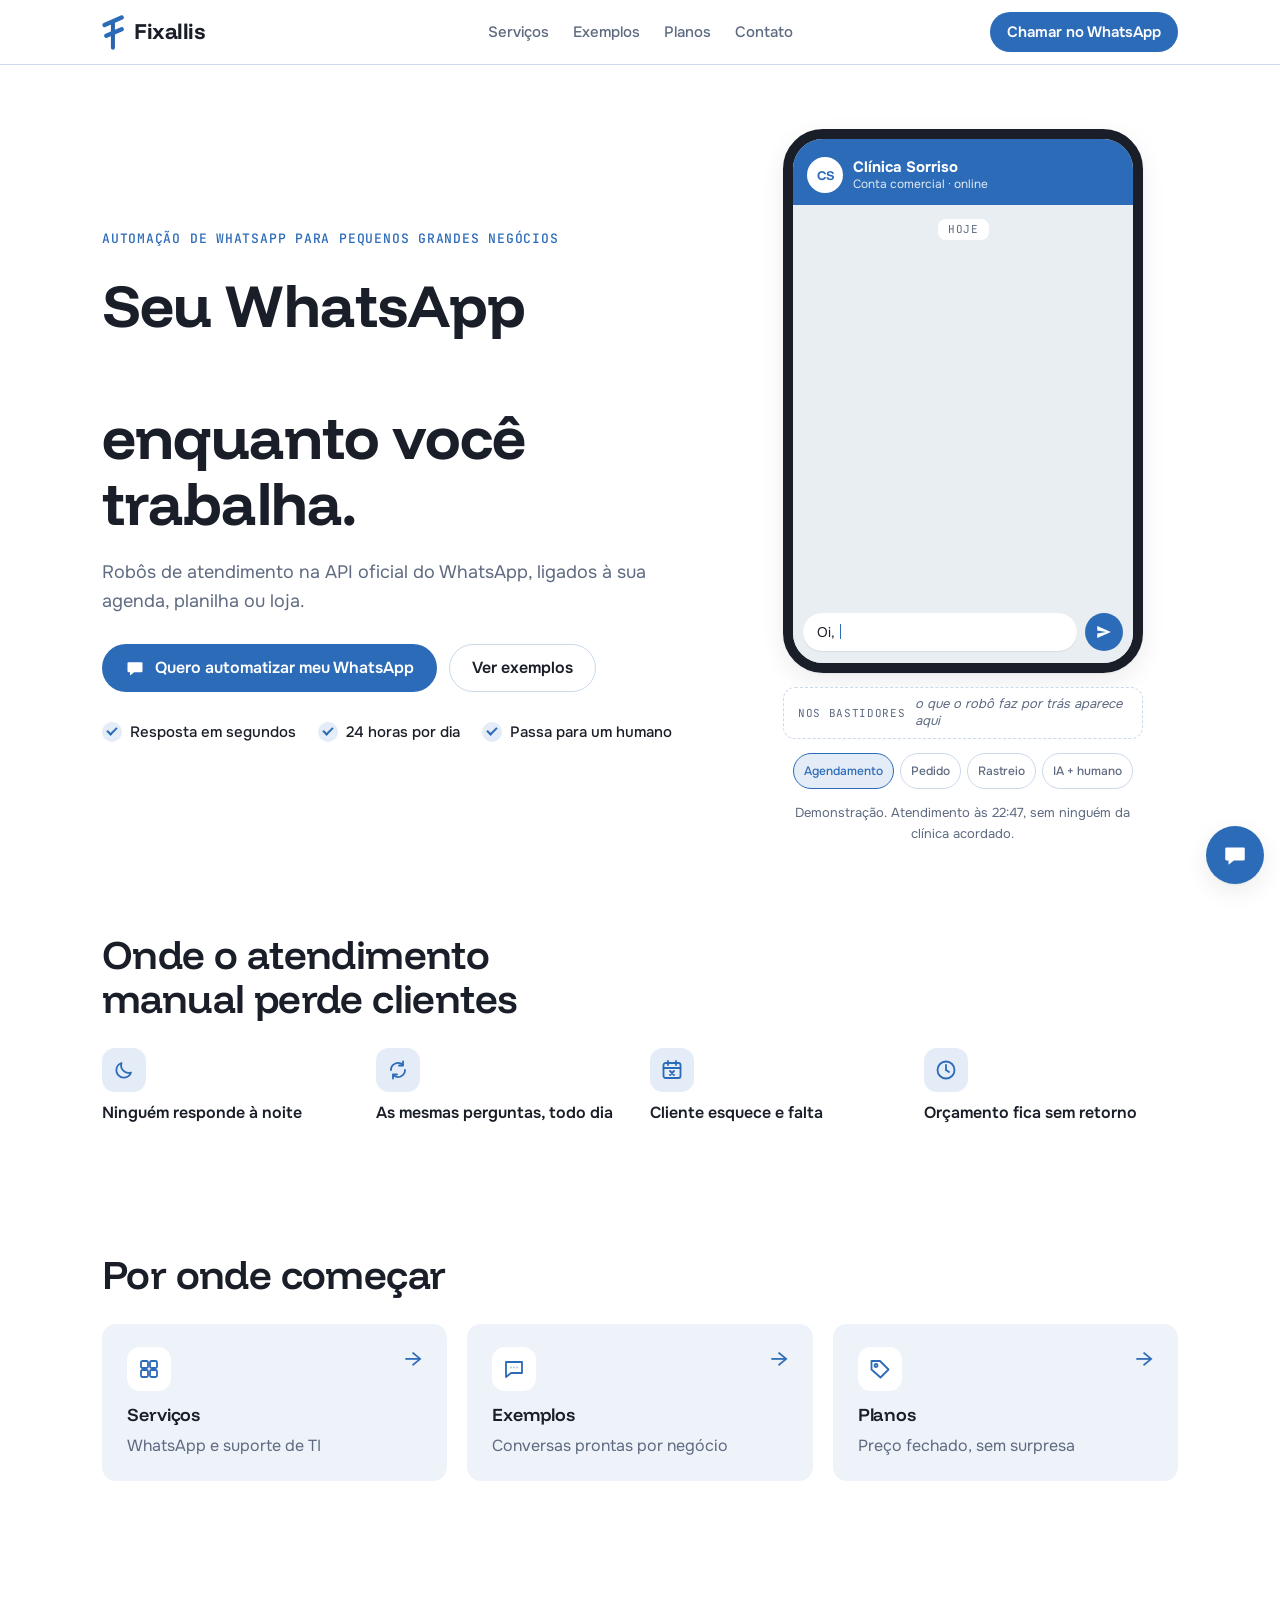
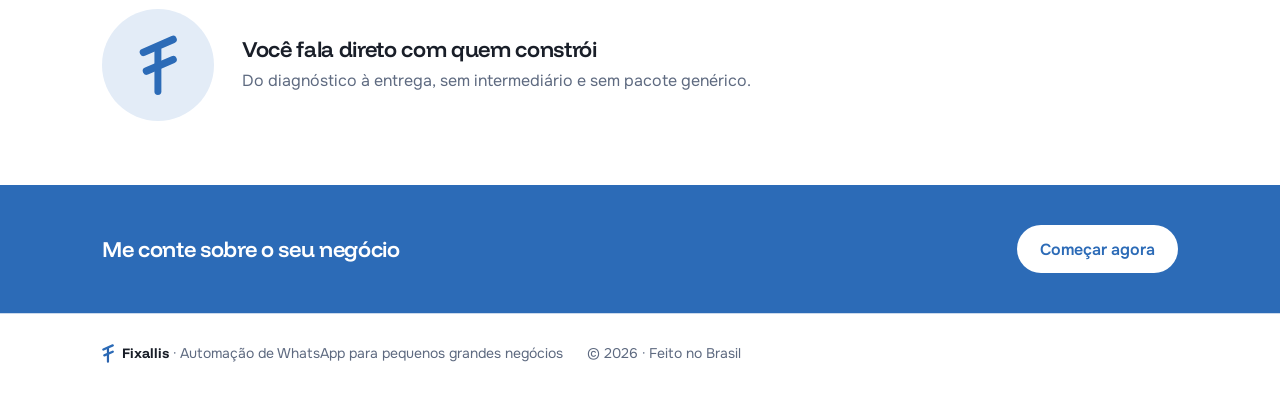
<file: index.html>
<!doctype html>
<html lang="pt-BR">
<head>
<meta charset="utf-8">
<meta name="viewport" content="width=device-width, initial-scale=1, viewport-fit=cover">
<title>Fixallis</title>
<meta name="claude:viewport-fit-sides" content="cover">
<meta name="description" content="Automação de WhatsApp para pequenos grandes negócios: atendimento automático, agendamento, atendente com IA e integrações. Resposta em segundos, 24 horas por dia.">
<meta property="og:title" content="Fixallis">
<meta property="og:description" content="Seu WhatsApp respondendo, agendando e vendendo enquanto você trabalha.">
<meta property="og:type" content="website">
<meta name="theme-color" content="#2C6BB7">
<link rel="icon" type="image/svg+xml" href="assets/fixallis-mark.svg">
<link rel="preconnect" href="https://fonts.googleapis.com">
<link rel="preconnect" href="https://fonts.gstatic.com" crossorigin>
<link rel="stylesheet" href="https://fonts.googleapis.com/css2?family=Funnel+Display:wght@500;600;700&family=Onest:wght@400;500;600&family=JetBrains+Mono:wght@400;500&display=swap">
<script>document.documentElement.classList.add('js')</script>
<link rel="stylesheet" href="styles.css">
</head>
<body>

<a class="skip" href="#conteudo">Pular para o conteúdo</a>

<header class="topbar">
  <div class="wrap topbar__inner">
    <a class="logo" href="index.html" aria-label="Fixallis, início" aria-current="page">
      <span class="logo__mark" aria-hidden="true"><img src="assets/fixallis-mark.svg" alt="" width="22" height="35"></span>
      <span class="logo__text">Fixallis</span>
    </a>
    <nav class="nav" aria-label="Páginas">
      <a href="servicos.html">Serviços</a>
      <a href="exemplos.html">Exemplos</a>
      <a href="planos.html">Planos</a>
      <a href="contato.html">Contato</a>
    </nav>
    <a class="btn btn--go btn--sm" data-wa href="https://wa.me/" target="_blank" rel="noopener">Chamar no WhatsApp</a>
  </div>
</header>

<main id="conteudo">

  <!-- HERO -->
  <section class="hero" id="inicio">
    <div class="wrap hero__grid">
      <div class="hero__copy">
        <p class="eyebrow">Automação de WhatsApp para pequenos grandes negócios</p>
        <h1><span class="sr-only">Seu WhatsApp respondendo, agendando e vendendo enquanto você trabalha.</span><span aria-hidden="true">Seu WhatsApp <span class="rotator motion"><span>respondendo</span><span>agendando</span><span>vendendo</span></span> enquanto você trabalha.</span></h1>
        <p class="lead">Robôs de atendimento na API oficial do WhatsApp, ligados à sua agenda, planilha ou loja.</p>
        <div class="hero__ctas">
          <a class="btn btn--go" data-wa href="https://wa.me/" target="_blank" rel="noopener">
            <svg class="ico" viewBox="0 0 24 24" aria-hidden="true"><path d="M4 5h16a1 1 0 0 1 1 1v10a1 1 0 0 1-1 1h-9l-5 4v-4H4a1 1 0 0 1-1-1V6a1 1 0 0 1 1-1z"/></svg>
            Quero automatizar meu WhatsApp
          </a>
          <a class="btn btn--ghost" href="exemplos.html">Ver exemplos</a>
        </div>
        <ul class="hero__facts">
          <li>Resposta em segundos</li>
          <li>24 horas por dia</li>
          <li>Passa para um humano</li>
        </ul>
      </div>

      <!-- Chat demo -->
      <figure class="phone" aria-label="Exemplo de conversa: cliente agenda uma consulta com o robô às 22:47">
        <div class="phone__screen">
          <div class="chat__head">
            <span class="chat__avatar" aria-hidden="true">CS</span>
            <span class="chat__who">
              <strong>Clínica Sorriso</strong>
              <small>Conta comercial · online</small>
            </span>
          </div>
          <div class="chat__body" id="chat">
            <p class="chat__day">Hoje</p>

            <div class="msg msg--out">
              Oi, boa noite! Queria marcar uma limpeza
              <span class="msg__meta">22:47 <span class="ticks" aria-label="lida">✓✓</span></span>
            </div>

            <div class="msg msg--in">
              Olá! Sou a assistente virtual da Clínica Sorriso. Tenho estes horários livres para limpeza:
              <span class="msg__meta">22:47</span>
            </div>
            <div class="msg__buttons" aria-hidden="true">
              <span>Sex 23/10 · 09:00</span>
              <span class="is-picked">Seg 26/10 · 14:30</span>
              <span>Ter 27/10 · 10:00</span>
            </div>

            <div class="msg msg--out">
              Seg 26/10 · 14:30
              <span class="msg__meta">22:48 <span class="ticks" aria-label="lida">✓✓</span></span>
            </div>

            <div class="msg msg--in">
              Pronto, Mariana! Sua limpeza está confirmada para <strong>segunda, 26/10, às 14:30</strong>. Vou te lembrar um dia antes.
              <span class="msg__meta">22:48</span>
            </div>

          </div>
        </div>
        <p class="backstage">
          <span class="backstage__label">Nos bastidores</span>
          <span class="backstage__item">
            <svg viewBox="0 0 24 24" aria-hidden="true"><path d="M7 3v2H5a2 2 0 0 0-2 2v12a2 2 0 0 0 2 2h14a2 2 0 0 0 2-2V7a2 2 0 0 0-2-2h-2V3h-2v2H9V3H7zm-2 7h14v9H5v-9z"/></svg>
            Salvo no Google Agenda · lembrete para 25/10
          </span>
        </p>
        <figcaption>Demonstração. Atendimento às 22:47, sem ninguém da clínica acordado.</figcaption>
      </figure>
    </div>
  </section>

  <!-- DORES -->
  <section class="section" aria-labelledby="dores-title">
    <div class="wrap">
      <header class="section__head">
        <h2 id="dores-title">Onde o atendimento manual perde clientes</h2>
      </header>
      <ul class="pains">
        <li class="reveal"><span class="ic-tile motion" aria-hidden="true"><svg class="ic" viewBox="0 0 24 24"><path d="M19 14.5A7.5 7.5 0 0 1 9.5 5a7.5 7.5 0 1 0 9.5 9.5z"/><text class="ic-z" x="15" y="9">z</text><text class="ic-z ic-z2" x="18.5" y="5.5">z</text></svg></span><span>Ninguém responde à noite</span></li>
        <li class="reveal"><span class="ic-tile motion" aria-hidden="true"><svg class="ic" viewBox="0 0 24 24"><g class="ic-spin"><path d="M5 12a7 7 0 0 1 12-4.9M19 12a7 7 0 0 1-12 4.9"/><path d="M17 3.5v4h-4M7 20.5v-4h4"/></g></svg></span><span>As mesmas perguntas, todo dia</span></li>
        <li class="reveal"><span class="ic-tile motion" aria-hidden="true"><svg class="ic" viewBox="0 0 24 24"><rect x="3.5" y="5" width="17" height="15" rx="2"/><path d="M3.5 10h17M8 3v4M16 3v4"/><path class="ic-blink" d="M10 13l4 4M14 13l-4 4"/></svg></span><span>Cliente esquece e falta</span></li>
        <li class="reveal"><span class="ic-tile motion" aria-hidden="true"><svg class="ic" viewBox="0 0 24 24"><circle cx="12" cy="12" r="8.5"/><path class="ic-hand" d="M12 12V7"/><path d="M12 12l3 2"/></svg></span><span>Orçamento fica sem retorno</span></li>
      </ul>
    </div>
  </section>

  <!-- PÁGINAS -->
  <section class="section" aria-labelledby="explorar-title">
    <div class="wrap">
      <header class="section__head">
        <h2 id="explorar-title">Por onde começar</h2>
      </header>
      <div class="pages">
        <a class="page-card reveal" href="servicos.html">
          <span class="ic-tile motion" aria-hidden="true"><svg class="ic" viewBox="0 0 24 24"><rect x="4" y="4" width="7" height="7" rx="1.5"/><rect x="13" y="4" width="7" height="7" rx="1.5"/><rect x="4" y="13" width="7" height="7" rx="1.5"/><rect class="ic-blink" x="13" y="13" width="7" height="7" rx="1.5"/></svg></span>
          <h3>Serviços</h3>
          <p>WhatsApp e suporte de TI</p>
          <span class="page-card__go" aria-hidden="true">→</span>
        </a>
        <a class="page-card reveal" href="exemplos.html">
          <span class="ic-tile motion" aria-hidden="true"><svg class="ic" viewBox="0 0 24 24"><path d="M4 5h16v11H9l-5 4z"/><g class="ic-dots"><circle cx="9" cy="10.5" r="1.1"/><circle cx="12" cy="10.5" r="1.1"/><circle cx="15" cy="10.5" r="1.1"/></g></svg></span>
          <h3>Exemplos</h3>
          <p>Conversas prontas por negócio</p>
          <span class="page-card__go" aria-hidden="true">→</span>
        </a>
        <a class="page-card reveal" href="planos.html">
          <span class="ic-tile motion" aria-hidden="true"><svg class="ic" viewBox="0 0 24 24"><path d="M3.5 12.5V4h8.5l8.5 8.5-8 8z"/><circle cx="8" cy="8.5" r="1.5"/></svg></span>
          <h3>Planos</h3>
          <p>Preço fechado, sem surpresa</p>
          <span class="page-card__go" aria-hidden="true">→</span>
        </a>
      </div>
    </div>
  </section>

  <!-- SOBRE -->
  <section class="section" id="sobre" aria-labelledby="sobre-title">
    <div class="wrap about">
      <div class="about__mark motion reveal" aria-hidden="true"><svg viewBox="376 261 274 435" fill="none" stroke-linecap="round"><path d="M512 366V668" stroke-width="50"/><path d="M408 386L621 293" stroke-width="54"/><path d="M430 520L621 438" stroke-width="54"/></svg></div>
      <div class="about__text reveal">
        <h2 id="sobre-title">Você fala direto com quem constrói</h2>
        <p>Do diagnóstico à entrega, sem intermediário e sem pacote genérico.</p>
      </div>
    </div>
  </section>

  <!-- CHAMADA -->
  <section class="section contact cta-band" aria-labelledby="cta-title">
    <div class="wrap">
      <div class="contact__copy reveal">
        <h2 id="cta-title">Me conte sobre o seu negócio</h2>
        <a class="btn btn--light" href="contato.html">Começar agora</a>
      </div>
    </div>
  </section>

</main>

<footer class="footer">
  <div class="wrap footer__inner">
    <p class="footer__brand"><img src="assets/fixallis-mark.svg" alt="" width="12" height="19"><span><strong>Fixallis</strong> · Automação de WhatsApp para pequenos grandes negócios</span></p>
    <p>© <span id="year">2026</span> · Feito no Brasil</p>
  </div>
</footer>

<a class="fab" data-wa href="https://wa.me/" target="_blank" rel="noopener" aria-label="Conversar no WhatsApp">
  <svg viewBox="0 0 24 24" aria-hidden="true"><path d="M4 5h16a1 1 0 0 1 1 1v10a1 1 0 0 1-1 1h-9l-5 4v-4H4a1 1 0 0 1-1-1V6a1 1 0 0 1 1-1z"/></svg>
</a>

<script src="script.js"></script>
</body>
</html>
</file>
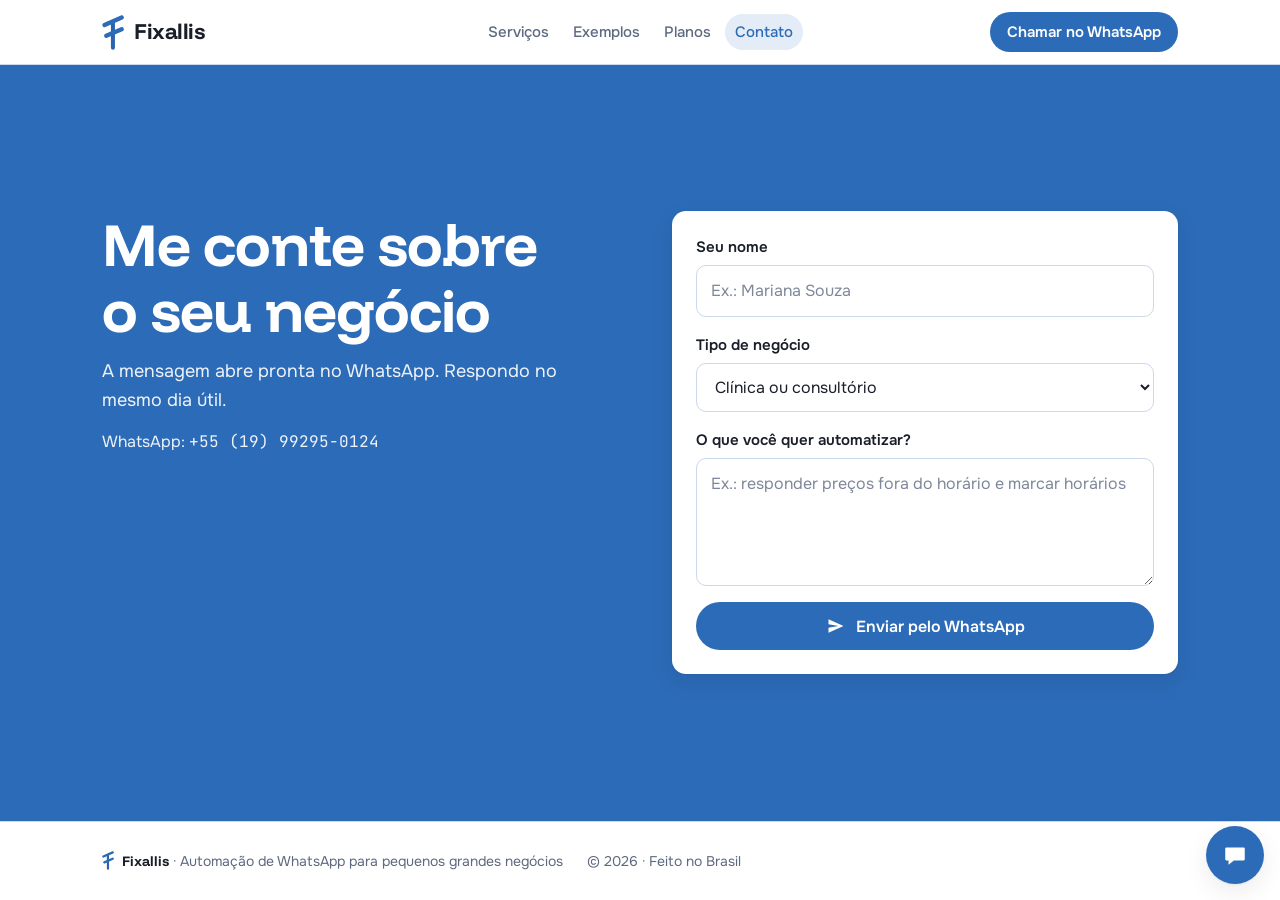
<file: contato.html>
<!doctype html>
<html lang="pt-BR">
<head>
<meta charset="utf-8">
<meta name="viewport" content="width=device-width, initial-scale=1, viewport-fit=cover">
<title>Contato · Fixallis</title>
<meta name="claude:viewport-fit-sides" content="cover">
<meta name="description" content="Conte sobre o seu negócio e receba uma proposta de automação de WhatsApp. A mensagem abre pronta no WhatsApp.">
<meta property="og:title" content="Contato · Fixallis">
<meta property="og:description" content="Seu WhatsApp respondendo, agendando e vendendo enquanto você trabalha.">
<meta property="og:type" content="website">
<meta name="theme-color" content="#2C6BB7">
<link rel="icon" type="image/svg+xml" href="assets/fixallis-mark.svg">
<link rel="preconnect" href="https://fonts.googleapis.com">
<link rel="preconnect" href="https://fonts.gstatic.com" crossorigin>
<link rel="stylesheet" href="https://fonts.googleapis.com/css2?family=Funnel+Display:wght@500;600;700&family=Onest:wght@400;500;600&family=JetBrains+Mono:wght@400;500&display=swap">
<script>document.documentElement.classList.add('js')</script>
<link rel="stylesheet" href="styles.css">
</head>
<body>

<a class="skip" href="#conteudo">Pular para o conteúdo</a>

<header class="topbar">
  <div class="wrap topbar__inner">
    <a class="logo" href="index.html" aria-label="Fixallis, início">
      <span class="logo__mark" aria-hidden="true"><img src="assets/fixallis-mark.svg" alt="" width="22" height="35"></span>
      <span class="logo__text">Fixallis</span>
    </a>
    <nav class="nav" aria-label="Páginas">
      <a href="servicos.html">Serviços</a>
      <a href="exemplos.html">Exemplos</a>
      <a href="planos.html">Planos</a>
      <a href="contato.html" aria-current="page">Contato</a>
    </nav>
    <a class="btn btn--go btn--sm" data-wa href="https://wa.me/" target="_blank" rel="noopener">Chamar no WhatsApp</a>
  </div>
</header>

<main id="conteudo">

  <!-- CONTATO -->
  <section class="section contact" id="contato" aria-labelledby="contato-title">
    <div class="wrap contact__grid">
      <div class="contact__copy">
        <h1 id="contato-title">Me conte sobre o seu negócio</h1>
        <p>A mensagem abre pronta no WhatsApp. Respondo no mesmo dia útil.</p>
        <p class="contact__number">WhatsApp: <span id="wa-number" class="mono">+55 (19) 99295-0124</span></p>
      </div>
      <form class="form" id="lead-form" novalidate>
        <div class="field">
          <label for="f-nome">Seu nome</label>
          <input id="f-nome" name="nome" type="text" autocomplete="name" required placeholder="Ex.: Mariana Souza">
        </div>
        <div class="field">
          <label for="f-negocio">Tipo de negócio</label>
          <select id="f-negocio" name="negocio">
            <option>Clínica ou consultório</option>
            <option>Salão ou estética</option>
            <option>Restaurante ou delivery</option>
            <option>Loja física ou online</option>
            <option>Imobiliária ou corretor</option>
            <option>Prestador de serviço</option>
            <option>Outro</option>
          </select>
        </div>
        <div class="field">
          <label for="f-objetivo">O que você quer automatizar?</label>
          <textarea id="f-objetivo" name="objetivo" rows="4" placeholder="Ex.: responder preços fora do horário e marcar horários"></textarea>
        </div>
        <p class="form__error" id="form-error" hidden>Escreva seu nome para eu saber com quem estou falando.</p>
        <button class="btn btn--go" type="submit">
          <svg class="ico" viewBox="0 0 24 24" aria-hidden="true"><path d="M3 20l18-8L3 4v6l12 2-12 2z"/></svg>
          Enviar pelo WhatsApp
        </button>
      </form>
    </div>
  </section>

</main>

<footer class="footer">
  <div class="wrap footer__inner">
    <p class="footer__brand"><img src="assets/fixallis-mark.svg" alt="" width="12" height="19"><span><strong>Fixallis</strong> · Automação de WhatsApp para pequenos grandes negócios</span></p>
    <p>© <span id="year">2026</span> · Feito no Brasil</p>
  </div>
</footer>

<a class="fab" data-wa href="https://wa.me/" target="_blank" rel="noopener" aria-label="Conversar no WhatsApp">
  <svg viewBox="0 0 24 24" aria-hidden="true"><path d="M4 5h16a1 1 0 0 1 1 1v10a1 1 0 0 1-1 1h-9l-5 4v-4H4a1 1 0 0 1-1-1V6a1 1 0 0 1 1-1z"/></svg>
</a>

<script src="script.js"></script>
</body>
</html>
</file>
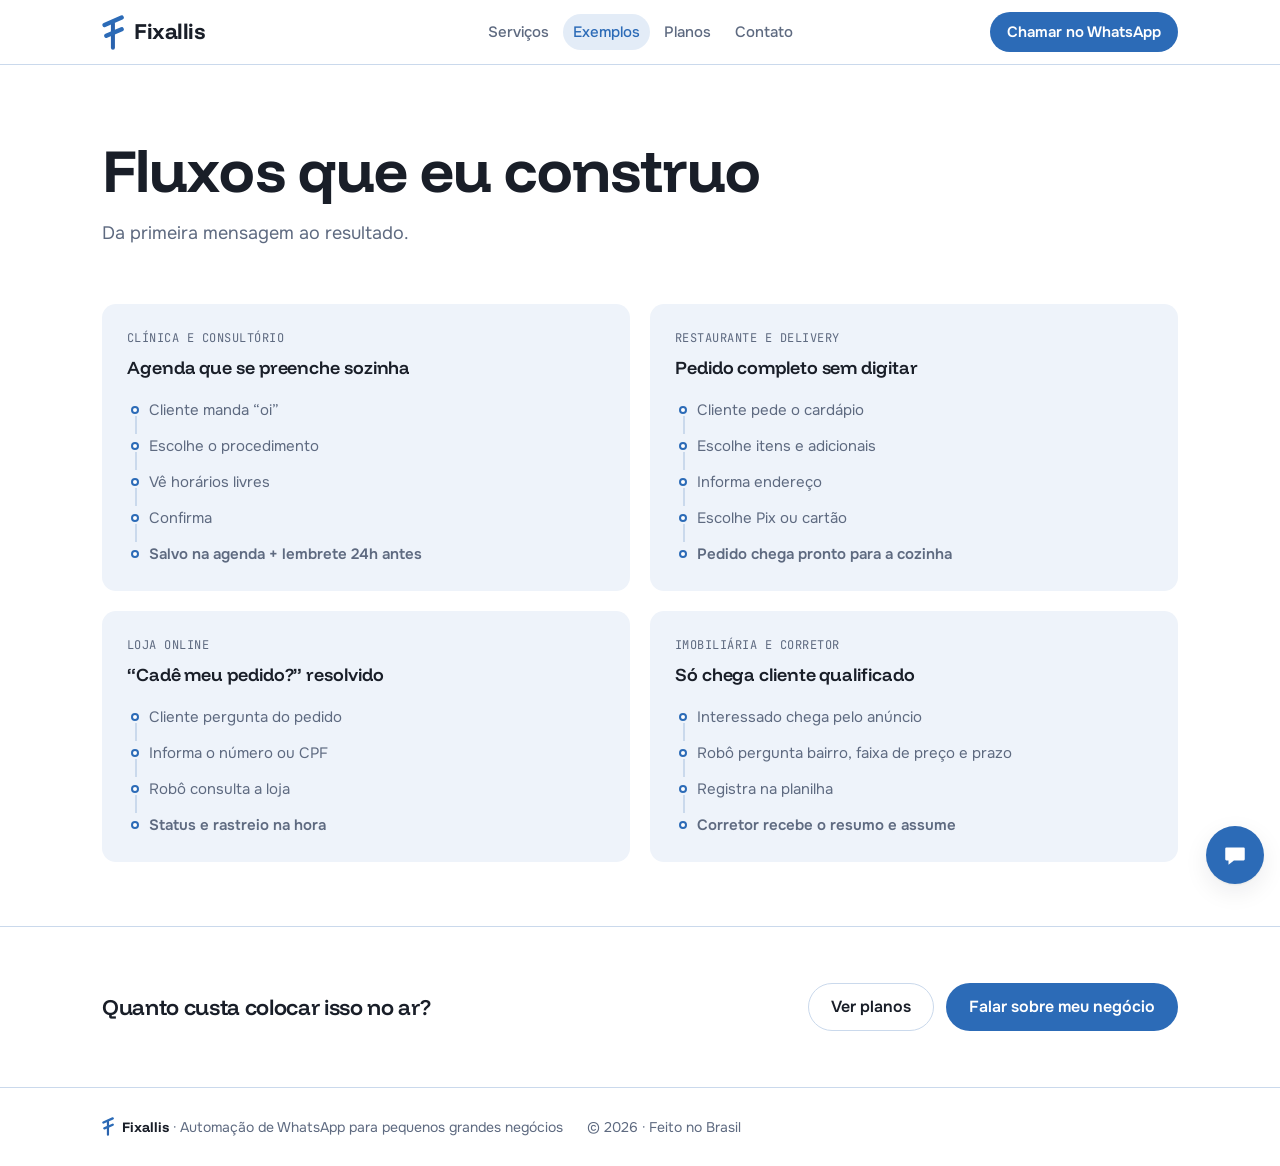
<file: exemplos.html>
<!doctype html>
<html lang="pt-BR">
<head>
<meta charset="utf-8">
<meta name="viewport" content="width=device-width, initial-scale=1, viewport-fit=cover">
<title>Exemplos · Fixallis</title>
<meta name="claude:viewport-fit-sides" content="cover">
<meta name="description" content="Fluxos de WhatsApp automatizado para clínicas, restaurantes, lojas online e imobiliárias.">
<meta property="og:title" content="Exemplos · Fixallis">
<meta property="og:description" content="Seu WhatsApp respondendo, agendando e vendendo enquanto você trabalha.">
<meta property="og:type" content="website">
<meta name="theme-color" content="#2C6BB7">
<link rel="icon" type="image/svg+xml" href="assets/fixallis-mark.svg">
<link rel="preconnect" href="https://fonts.googleapis.com">
<link rel="preconnect" href="https://fonts.gstatic.com" crossorigin>
<link rel="stylesheet" href="https://fonts.googleapis.com/css2?family=Funnel+Display:wght@500;600;700&family=Onest:wght@400;500;600&family=JetBrains+Mono:wght@400;500&display=swap">
<script>document.documentElement.classList.add('js')</script>
<link rel="stylesheet" href="styles.css">
</head>
<body>

<a class="skip" href="#conteudo">Pular para o conteúdo</a>

<header class="topbar">
  <div class="wrap topbar__inner">
    <a class="logo" href="index.html" aria-label="Fixallis, início">
      <span class="logo__mark" aria-hidden="true"><img src="assets/fixallis-mark.svg" alt="" width="22" height="35"></span>
      <span class="logo__text">Fixallis</span>
    </a>
    <nav class="nav" aria-label="Páginas">
      <a href="servicos.html">Serviços</a>
      <a href="exemplos.html" aria-current="page">Exemplos</a>
      <a href="planos.html">Planos</a>
      <a href="contato.html">Contato</a>
    </nav>
    <a class="btn btn--go btn--sm" data-wa href="https://wa.me/" target="_blank" rel="noopener">Chamar no WhatsApp</a>
  </div>
</header>

<main id="conteudo">

  <!-- TÍTULO DA PÁGINA -->
  <section class="page-head">
    <div class="wrap page-head__inner">
      <h1>Fluxos que eu construo</h1>
      <p class="lead">Da primeira mensagem ao resultado.</p>
    </div>
  </section>

  <!-- EXEMPLOS -->
  <section class="section">
    <div class="wrap">
      <div class="cases">
        <article class="case reveal">
          <p class="case__kind">Clínica e consultório</p>
          <h3>Agenda que se preenche sozinha</h3>
          <ol class="flow motion">
            <li style="--i:0">Cliente manda “oi”</li>
            <li style="--i:1">Escolhe o procedimento</li>
            <li style="--i:2">Vê horários livres</li>
            <li style="--i:3">Confirma</li>
            <li class="flow__end" style="--i:4">Salvo na agenda + lembrete 24h antes</li>
          </ol>
        </article>
        <article class="case reveal">
          <p class="case__kind">Restaurante e delivery</p>
          <h3>Pedido completo sem digitar</h3>
          <ol class="flow motion">
            <li style="--i:0">Cliente pede o cardápio</li>
            <li style="--i:1">Escolhe itens e adicionais</li>
            <li style="--i:2">Informa endereço</li>
            <li style="--i:3">Escolhe Pix ou cartão</li>
            <li class="flow__end" style="--i:4">Pedido chega pronto para a cozinha</li>
          </ol>
        </article>
        <article class="case reveal">
          <p class="case__kind">Loja online</p>
          <h3>“Cadê meu pedido?” resolvido</h3>
          <ol class="flow motion">
            <li style="--i:0">Cliente pergunta do pedido</li>
            <li style="--i:1">Informa o número ou CPF</li>
            <li style="--i:2">Robô consulta a loja</li>
            <li class="flow__end" style="--i:3">Status e rastreio na hora</li>
          </ol>
        </article>
        <article class="case reveal">
          <p class="case__kind">Imobiliária e corretor</p>
          <h3>Só chega cliente qualificado</h3>
          <ol class="flow motion">
            <li style="--i:0">Interessado chega pelo anúncio</li>
            <li style="--i:1">Robô pergunta bairro, faixa de preço e prazo</li>
            <li style="--i:2">Registra na planilha</li>
            <li class="flow__end" style="--i:3">Corretor recebe o resumo e assume</li>
          </ol>
        </article>
      </div>
    </div>
  </section>

  <!-- PRÓXIMO PASSO -->
  <section class="next" aria-label="Próximo passo">
    <div class="wrap next__inner">
      <div class="next__copy">
        <h2>Quanto custa colocar isso no ar?</h2>
      </div>
      <div class="next__ctas">
        <a class="btn btn--ghost" href="planos.html">Ver planos</a>
        <a class="btn btn--go" href="contato.html">Falar sobre meu negócio</a>
      </div>
    </div>
  </section>

</main>

<footer class="footer">
  <div class="wrap footer__inner">
    <p class="footer__brand"><img src="assets/fixallis-mark.svg" alt="" width="12" height="19"><span><strong>Fixallis</strong> · Automação de WhatsApp para pequenos grandes negócios</span></p>
    <p>© <span id="year">2026</span> · Feito no Brasil</p>
  </div>
</footer>

<a class="fab" data-wa href="https://wa.me/" target="_blank" rel="noopener" aria-label="Conversar no WhatsApp">
  <svg viewBox="0 0 24 24" aria-hidden="true"><path d="M4 5h16a1 1 0 0 1 1 1v10a1 1 0 0 1-1 1h-9l-5 4v-4H4a1 1 0 0 1-1-1V6a1 1 0 0 1 1-1z"/></svg>
</a>

<script src="script.js"></script>
</body>
</html>
</file>
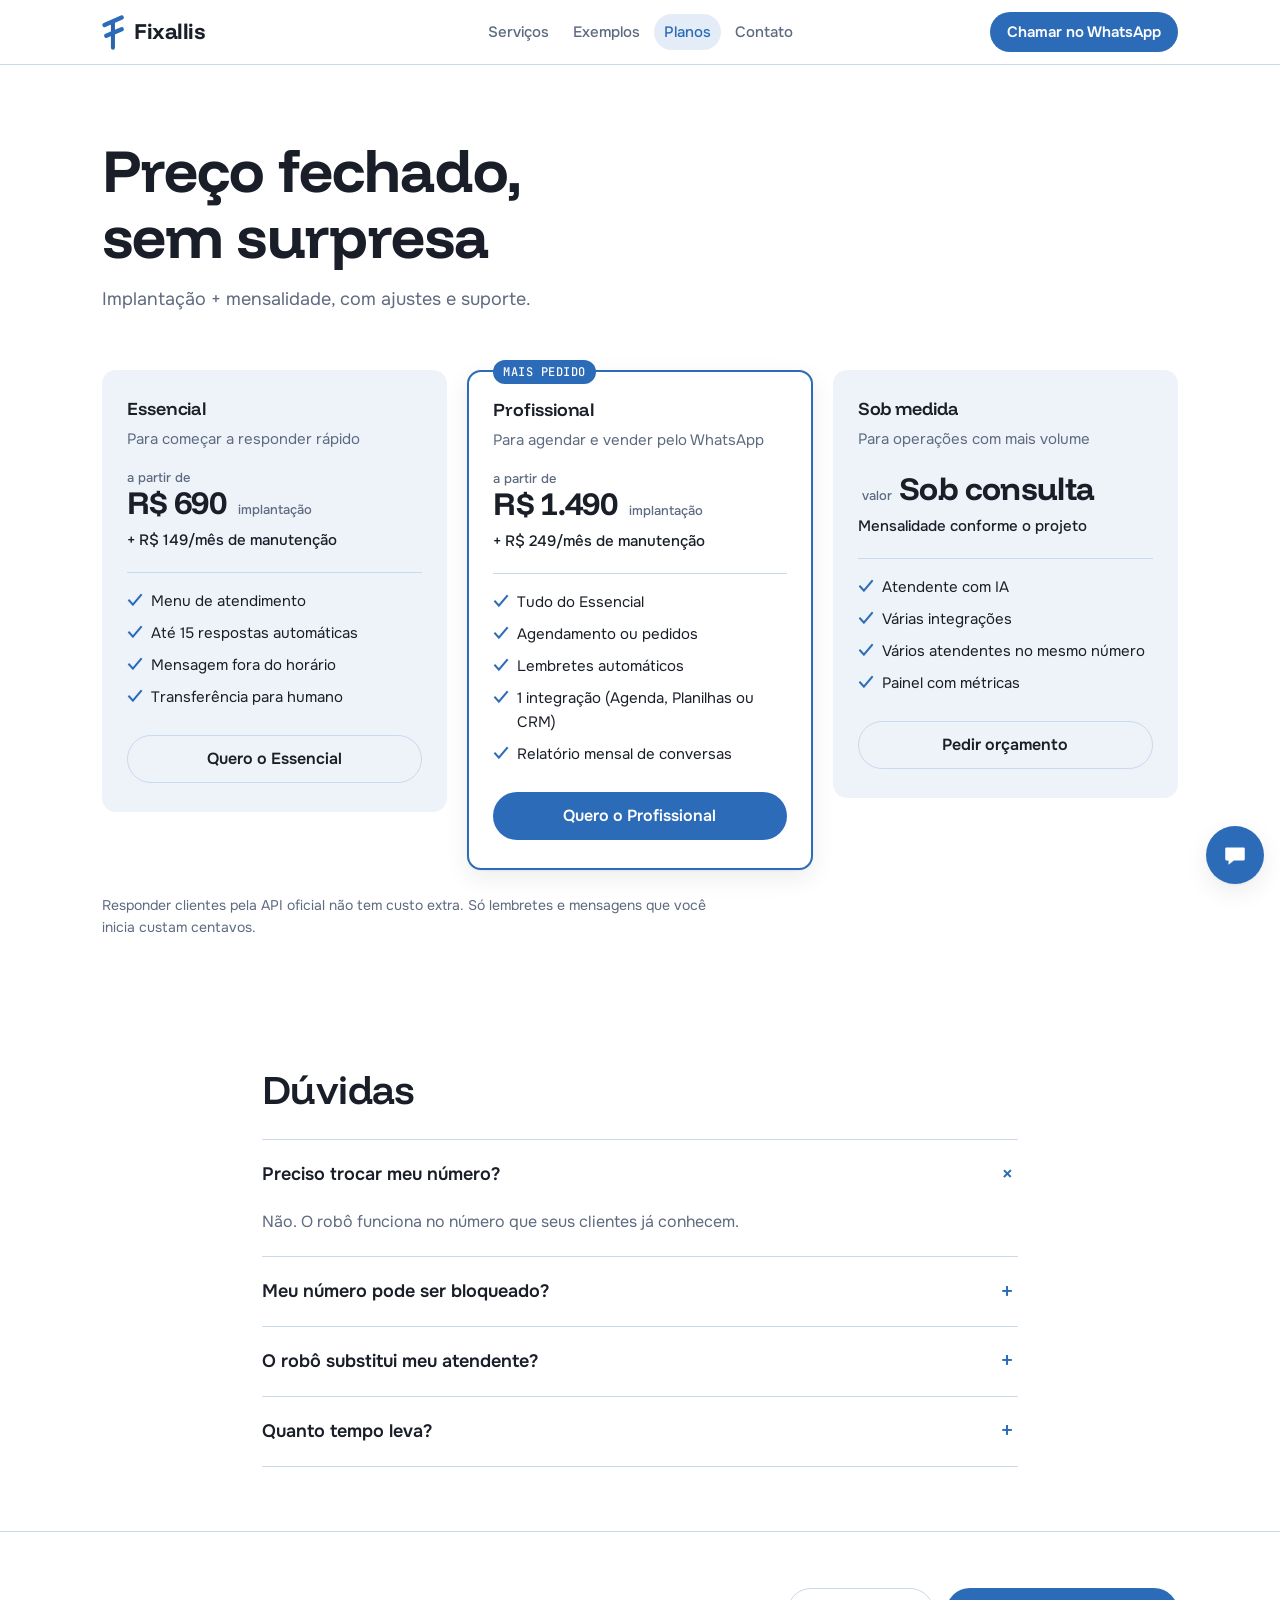
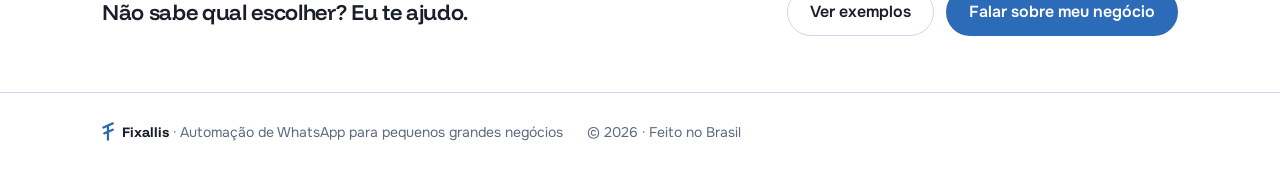
<file: planos.html>
<!doctype html>
<html lang="pt-BR">
<head>
<meta charset="utf-8">
<meta name="viewport" content="width=device-width, initial-scale=1, viewport-fit=cover">
<title>Planos · Fixallis</title>
<meta name="claude:viewport-fit-sides" content="cover">
<meta name="description" content="Planos de automação de WhatsApp com preço fechado: Essencial, Profissional e Sob medida. Perguntas frequentes sobre prazos, custos e a API oficial.">
<meta property="og:title" content="Planos · Fixallis">
<meta property="og:description" content="Seu WhatsApp respondendo, agendando e vendendo enquanto você trabalha.">
<meta property="og:type" content="website">
<meta name="theme-color" content="#2C6BB7">
<link rel="icon" type="image/svg+xml" href="assets/fixallis-mark.svg">
<link rel="preconnect" href="https://fonts.googleapis.com">
<link rel="preconnect" href="https://fonts.gstatic.com" crossorigin>
<link rel="stylesheet" href="https://fonts.googleapis.com/css2?family=Funnel+Display:wght@500;600;700&family=Onest:wght@400;500;600&family=JetBrains+Mono:wght@400;500&display=swap">
<script>document.documentElement.classList.add('js')</script>
<link rel="stylesheet" href="styles.css">
</head>
<body>

<a class="skip" href="#conteudo">Pular para o conteúdo</a>

<header class="topbar">
  <div class="wrap topbar__inner">
    <a class="logo" href="index.html" aria-label="Fixallis, início">
      <span class="logo__mark" aria-hidden="true"><img src="assets/fixallis-mark.svg" alt="" width="22" height="35"></span>
      <span class="logo__text">Fixallis</span>
    </a>
    <nav class="nav" aria-label="Páginas">
      <a href="servicos.html">Serviços</a>
      <a href="exemplos.html">Exemplos</a>
      <a href="planos.html" aria-current="page">Planos</a>
      <a href="contato.html">Contato</a>
    </nav>
    <a class="btn btn--go btn--sm" data-wa href="https://wa.me/" target="_blank" rel="noopener">Chamar no WhatsApp</a>
  </div>
</header>

<main id="conteudo">

  <!-- TÍTULO DA PÁGINA -->
  <section class="page-head">
    <div class="wrap page-head__inner">
      <h1>Preço fechado, sem surpresa</h1>
      <p class="lead">Implantação + mensalidade, com ajustes e suporte.</p>
    </div>
  </section>

  <!-- PLANOS -->
  <section class="section">
    <div class="wrap">
      <div class="plans">
        <article class="plan reveal">
          <h3>Essencial</h3>
          <p class="plan__for">Para começar a responder rápido</p>
          <p class="plan__price"><small>a partir de</small> R$ 690 <small>implantação</small></p>
          <p class="plan__monthly">+ R$ 149/mês de manutenção</p>
          <ul>
            <li>Menu de atendimento</li>
            <li>Até 15 respostas automáticas</li>
            <li>Mensagem fora do horário</li>
            <li>Transferência para humano</li>
          </ul>
          <a class="btn btn--ghost" data-wa data-plan="Essencial" href="https://wa.me/" target="_blank" rel="noopener">Quero o Essencial</a>
        </article>
        <article class="plan plan--main reveal">
          <p class="plan__badge">Mais pedido</p>
          <h3>Profissional</h3>
          <p class="plan__for">Para agendar e vender pelo WhatsApp</p>
          <p class="plan__price"><small>a partir de</small> R$ 1.490 <small>implantação</small></p>
          <p class="plan__monthly">+ R$ 249/mês de manutenção</p>
          <ul>
            <li>Tudo do Essencial</li>
            <li>Agendamento ou pedidos</li>
            <li>Lembretes automáticos</li>
            <li>1 integração (Agenda, Planilhas ou CRM)</li>
            <li>Relatório mensal de conversas</li>
          </ul>
          <a class="btn btn--go" data-wa data-plan="Profissional" href="https://wa.me/" target="_blank" rel="noopener">Quero o Profissional</a>
        </article>
        <article class="plan reveal">
          <h3>Sob medida</h3>
          <p class="plan__for">Para operações com mais volume</p>
          <p class="plan__price"><small>valor</small> Sob consulta</p>
          <p class="plan__monthly">Mensalidade conforme o projeto</p>
          <ul>
            <li>Atendente com IA</li>
            <li>Várias integrações</li>
            <li>Vários atendentes no mesmo número</li>
            <li>Painel com métricas</li>
          </ul>
          <a class="btn btn--ghost" data-wa data-plan="Sob medida" href="https://wa.me/" target="_blank" rel="noopener">Pedir orçamento</a>
        </article>
      </div>
      <p class="note">Responder clientes pela API oficial não tem custo extra. Só lembretes e mensagens que você inicia custam centavos.</p>
    </div>
  </section>

  <!-- FAQ -->
  <section class="section" id="duvidas" aria-labelledby="duvidas-title">
    <div class="wrap faq">
      <header class="section__head">
        <h2 id="duvidas-title">Dúvidas</h2>
      </header>
      <div class="faq__list">
        <details name="faq" open>
          <summary>Preciso trocar meu número?</summary>
          <p>Não. O robô funciona no número que seus clientes já conhecem.</p>
        </details>
        <details name="faq">
          <summary>Meu número pode ser bloqueado?</summary>
          <p>Uso a API oficial e só mando mensagem para quem aceitou receber, sem disparo em massa.</p>
        </details>
        <details name="faq">
          <summary>O robô substitui meu atendente?</summary>
          <p>Não. Ele cuida do repetitivo e passa a conversa para você quando precisa.</p>
        </details>
        <details name="faq">
          <summary>Quanto tempo leva?</summary>
          <p>De uma a duas semanas, conforme as integrações.</p>
        </details>
      </div>
    </div>
  </section>

  <!-- PRÓXIMO PASSO -->
  <section class="next" aria-label="Próximo passo">
    <div class="wrap next__inner">
      <div class="next__copy">
        <h2>Não sabe qual escolher? Eu te ajudo.</h2>
      </div>
      <div class="next__ctas">
        <a class="btn btn--ghost" href="exemplos.html">Ver exemplos</a>
        <a class="btn btn--go" href="contato.html">Falar sobre meu negócio</a>
      </div>
    </div>
  </section>

</main>

<footer class="footer">
  <div class="wrap footer__inner">
    <p class="footer__brand"><img src="assets/fixallis-mark.svg" alt="" width="12" height="19"><span><strong>Fixallis</strong> · Automação de WhatsApp para pequenos grandes negócios</span></p>
    <p>© <span id="year">2026</span> · Feito no Brasil</p>
  </div>
</footer>

<a class="fab" data-wa href="https://wa.me/" target="_blank" rel="noopener" aria-label="Conversar no WhatsApp">
  <svg viewBox="0 0 24 24" aria-hidden="true"><path d="M4 5h16a1 1 0 0 1 1 1v10a1 1 0 0 1-1 1h-9l-5 4v-4H4a1 1 0 0 1-1-1V6a1 1 0 0 1 1-1z"/></svg>
</a>

<script src="script.js"></script>
</body>
</html>
</file>
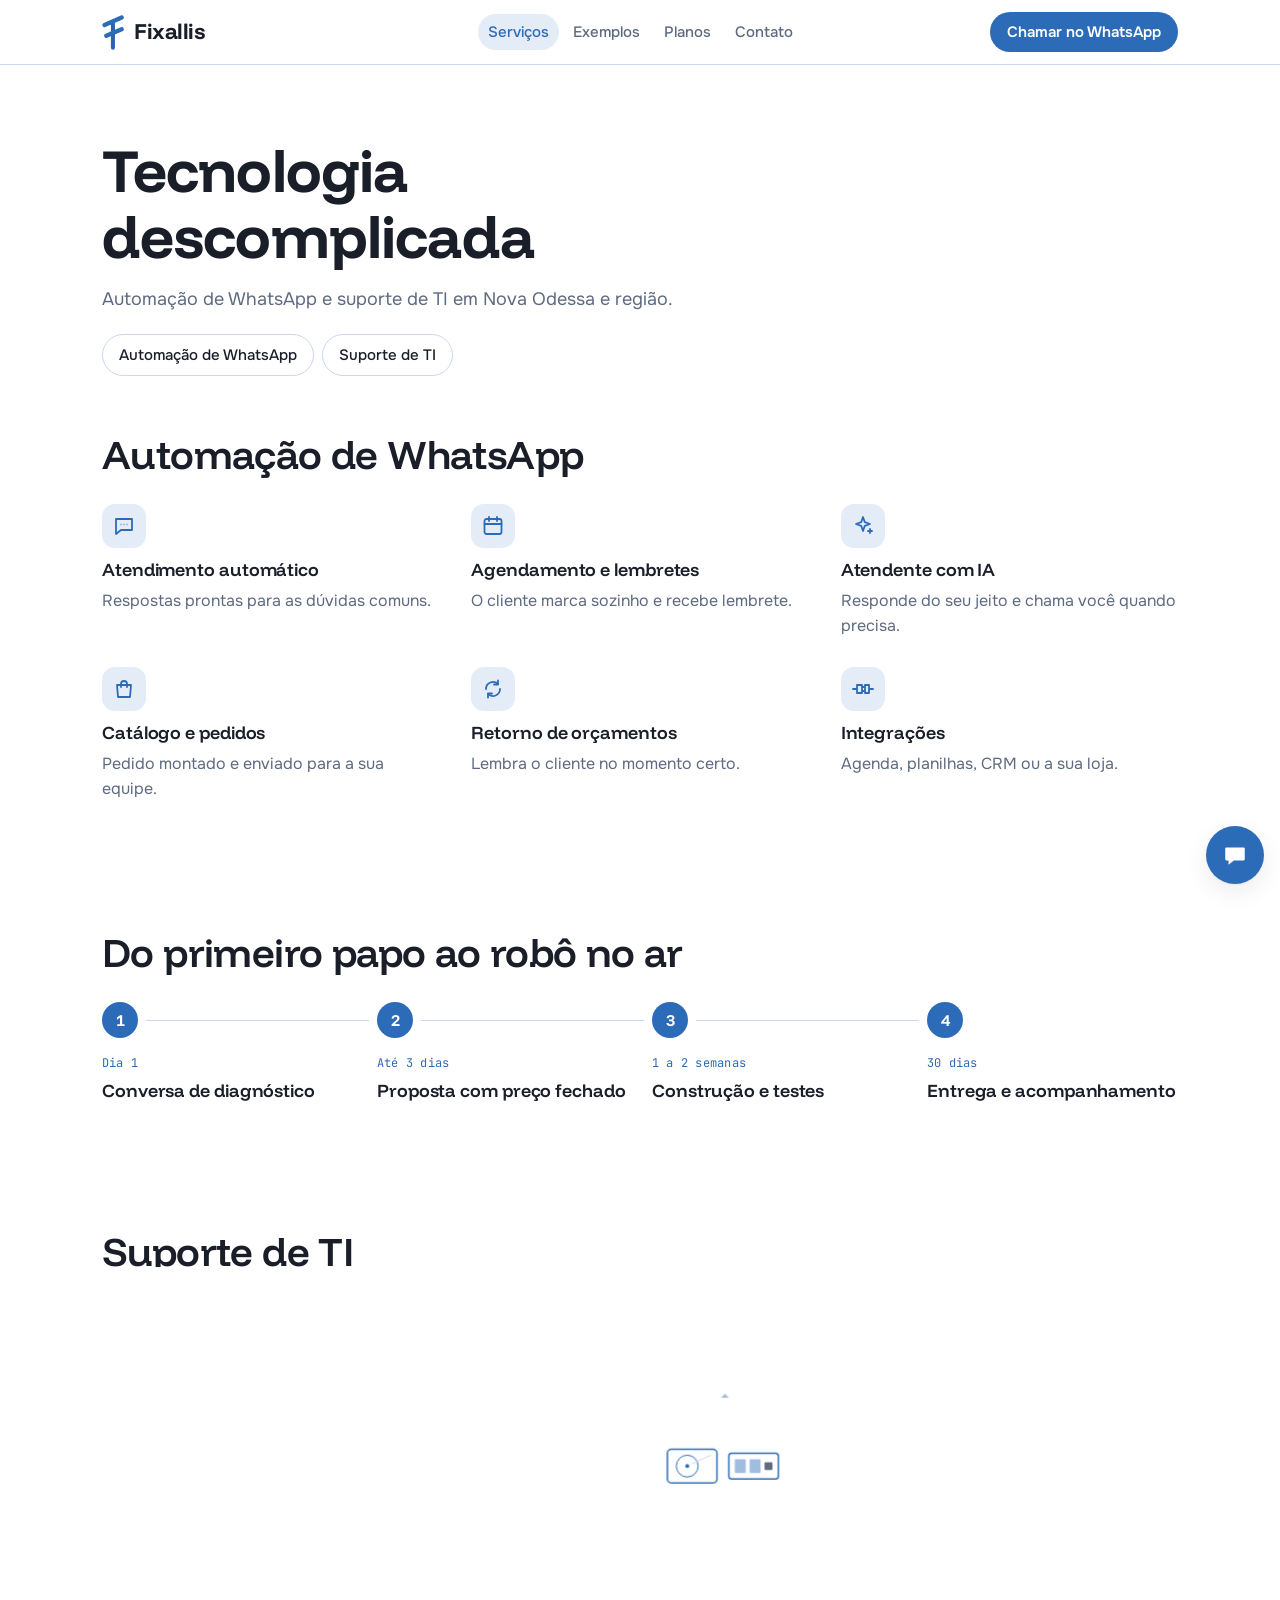
<file: servicos.html>
<!doctype html>
<html lang="pt-BR">
<head>
<meta charset="utf-8">
<meta name="viewport" content="width=device-width, initial-scale=1, viewport-fit=cover">
<title>Serviços · Fixallis</title>
<meta name="claude:viewport-fit-sides" content="cover">
<meta name="description" content="Automação de WhatsApp e suporte de TI em Nova Odessa e região: atendimento automático, agendamento, upgrade e montagem de PCs, formatação, backup, planilhas e sistemas sob medida.">
<meta property="og:title" content="Serviços · Fixallis">
<meta property="og:description" content="Seu WhatsApp respondendo, agendando e vendendo enquanto você trabalha.">
<meta property="og:type" content="website">
<meta name="theme-color" content="#2C6BB7">
<link rel="icon" type="image/svg+xml" href="assets/fixallis-mark.svg">
<link rel="preconnect" href="https://fonts.googleapis.com">
<link rel="preconnect" href="https://fonts.gstatic.com" crossorigin>
<link rel="stylesheet" href="https://fonts.googleapis.com/css2?family=Funnel+Display:wght@500;600;700&family=Onest:wght@400;500;600&family=JetBrains+Mono:wght@400;500&display=swap">
<script>document.documentElement.classList.add('js')</script>
<link rel="stylesheet" href="styles.css">
</head>
<body>

<a class="skip" href="#conteudo">Pular para o conteúdo</a>

<header class="topbar">
  <div class="wrap topbar__inner">
    <a class="logo" href="index.html" aria-label="Fixallis, início">
      <span class="logo__mark" aria-hidden="true"><img src="assets/fixallis-mark.svg" alt="" width="22" height="35"></span>
      <span class="logo__text">Fixallis</span>
    </a>
    <nav class="nav" aria-label="Páginas">
      <a href="servicos.html" aria-current="page">Serviços</a>
      <a href="exemplos.html">Exemplos</a>
      <a href="planos.html">Planos</a>
      <a href="contato.html">Contato</a>
    </nav>
    <a class="btn btn--go btn--sm" data-wa href="https://wa.me/" target="_blank" rel="noopener">Chamar no WhatsApp</a>
  </div>
</header>

<main id="conteudo">

  <!-- TÍTULO DA PÁGINA -->
  <section class="page-head">
    <div class="wrap page-head__inner">
      <h1>Tecnologia descomplicada</h1>
      <p class="lead">Automação de WhatsApp e suporte de TI em Nova Odessa e região.</p>
      <nav class="jump" aria-label="Partes desta página">
        <a href="#whatsapp">Automação de WhatsApp</a>
        <a href="#suporte-ti">Suporte de TI</a>
      </nav>
    </div>
  </section>

  <!-- AUTOMAÇÃO DE WHATSAPP -->
  <section class="section" id="whatsapp" aria-labelledby="whatsapp-title">
    <div class="wrap">
      <header class="section__head">
        <h2 id="whatsapp-title">Automação de WhatsApp</h2>
      </header>
      <div class="services">
        <article class="service reveal">
          <span class="ic-tile motion" aria-hidden="true"><svg class="ic" viewBox="0 0 24 24"><path d="M4 5h16v11H9l-5 4z"/><g class="ic-dots"><circle cx="9" cy="10.5" r="1.1"/><circle cx="12" cy="10.5" r="1.1"/><circle cx="15" cy="10.5" r="1.1"/></g></svg></span>
          <h3>Atendimento automático</h3>
          <p>Respostas prontas para as dúvidas comuns.</p>
        </article>
        <article class="service reveal">
          <span class="ic-tile motion" aria-hidden="true"><svg class="ic" viewBox="0 0 24 24"><rect x="3.5" y="5" width="17" height="15" rx="2"/><path d="M3.5 10h17M8 3v4M16 3v4"/><path class="ic-draw" d="M9 15l2 2 4-4"/></svg></span>
          <h3>Agendamento e lembretes</h3>
          <p>O cliente marca sozinho e recebe lembrete.</p>
        </article>
        <article class="service reveal">
          <span class="ic-tile motion" aria-hidden="true"><svg class="ic" viewBox="0 0 24 24"><path class="ic-twinkle" d="M12 3l1.8 5.2L19 10l-5.2 1.8L12 17l-1.8-5.2L5 10l5.2-1.8z"/><path class="ic-twinkle ic-tw2" d="M19 15v4M17 17h4"/></svg></span>
          <h3>Atendente com IA</h3>
          <p>Responde do seu jeito e chama você quando precisa.</p>
        </article>
        <article class="service reveal">
          <span class="ic-tile motion" aria-hidden="true"><svg class="ic" viewBox="0 0 24 24"><g class="ic-bounce"><path d="M5 8h14l-1 12H6z"/><path d="M9 10V7a3 3 0 0 1 6 0v3"/></g></svg></span>
          <h3>Catálogo e pedidos</h3>
          <p>Pedido montado e enviado para a sua equipe.</p>
        </article>
        <article class="service reveal">
          <span class="ic-tile motion" aria-hidden="true"><svg class="ic" viewBox="0 0 24 24"><g class="ic-spin"><path d="M5 12a7 7 0 0 1 12-4.9M19 12a7 7 0 0 1-12 4.9"/><path d="M17 3.5v4h-4M7 20.5v-4h4"/></g></svg></span>
          <h3>Retorno de orçamentos</h3>
          <p>Lembra o cliente no momento certo.</p>
        </article>
        <article class="service reveal">
          <span class="ic-tile motion" aria-hidden="true"><svg class="ic" viewBox="0 0 24 24"><g class="ic-plug"><path d="M2 12h4M6 8h5v8H6zM11 10h2M11 14h2"/></g><path d="M14 8h4v8h-4zM18 12h4"/></svg></span>
          <h3>Integrações</h3>
          <p>Agenda, planilhas, CRM ou a sua loja.</p>
        </article>
      </div>
    </div>
  </section>

  <!-- COMO FUNCIONA -->
  <section class="section" id="como-funciona" aria-labelledby="como-title">
    <div class="wrap">
      <header class="section__head">
        <h2 id="como-title">Do primeiro papo ao robô no ar</h2>
      </header>
      <ol class="steps">
        <li class="reveal">
          <span class="steps__when">Dia 1</span>
          <h3>Conversa de diagnóstico</h3>
        </li>
        <li class="reveal">
          <span class="steps__when">Até 3 dias</span>
          <h3>Proposta com preço fechado</h3>
        </li>
        <li class="reveal">
          <span class="steps__when">1 a 2 semanas</span>
          <h3>Construção e testes</h3>
        </li>
        <li class="reveal">
          <span class="steps__when">30 dias</span>
          <h3>Entrega e acompanhamento</h3>
        </li>
      </ol>
    </div>
  </section>

  <!-- SUPORTE DE TI -->
  <section class="section" id="suporte-ti" aria-labelledby="ti-title">
    <div class="wrap">
      <header class="section__head">
        <h2 id="ti-title">Suporte de TI</h2>
        <p class="section__lead">Computador, programas e sistemas, em Nova Odessa e região.</p>
      </header>
      <div class="it-groups">
        <article class="it-group reveal">
          <div class="it-anim" aria-hidden="true">
            <svg viewBox="0 0 300 140">
              <rect class="k-box" x="150" y="8" width="124" height="124" rx="8"/>
              <rect class="k-tint" x="158" y="16" width="108" height="108" rx="4"/>
              <g class="hw-part" style="--d:0s;--dx:-130px;--dy:0px"><rect class="k-box k-thin" x="166" y="22" width="72" height="74" rx="3"/><path class="k-trace" d="M172 88h22M172 82h14M226 88h6M200 26v6"/></g>
              <g class="hw-part" style="--d:1s;--dx:0px;--dy:-80px"><rect class="k-brand" x="188" y="34" width="22" height="22" rx="2"/><rect class="k-surface k-faint" x="193" y="39" width="12" height="12" rx="1"/></g>
              <g class="hw-part" style="--d:2s;--dx:0px;--dy:-90px"><rect class="k-ink" x="218" y="30" width="6" height="32" rx="1"/><rect class="k-ink" x="227" y="30" width="6" height="32" rx="1"/><rect class="k-brand" x="218" y="56" width="15" height="3"/></g>
              <g class="hw-part" style="--d:3s;--dx:-140px;--dy:0px"><rect class="k-ink" x="170" y="68" width="64" height="16" rx="2"/><circle class="k-fan" cx="185" cy="76" r="5"/><circle class="k-fan" cx="203" cy="76" r="5"/><rect class="k-brand" x="170" y="84" width="40" height="3"/></g>
              <g class="hw-part" style="--d:4s;--dx:90px;--dy:0px"><rect class="k-brand" x="244" y="96" width="20" height="12" rx="2"/><rect class="k-surface k-faint" x="248" y="100" width="8" height="4" rx="1"/></g>
              <g class="hw-part" style="--d:5s;--dx:0px;--dy:70px"><rect class="k-muted" x="166" y="104" width="72" height="18" rx="2"/><circle class="k-grille" cx="182" cy="113" r="6"/></g>
              <g class="hw-part" style="--d:6s;--dx:90px;--dy:-40px"><circle class="k-box k-thin" cx="256" cy="36" r="10"/><g class="hw-spin"><ellipse class="k-brand" cx="256" cy="31" rx="2.2" ry="5"/><ellipse class="k-brand" cx="256" cy="31" rx="2.2" ry="5" transform="rotate(120 256 36)"/><ellipse class="k-brand" cx="256" cy="31" rx="2.2" ry="5" transform="rotate(240 256 36)"/></g><circle class="k-box k-thin" cx="256" cy="36" r="2.2"/></g>
            </svg>
            <p class="hw-labels">
              <span style="--d:0s">Placa-mãe</span>
              <span style="--d:1s">Processador</span>
              <span style="--d:2s">Memória RAM</span>
              <span style="--d:3s">Placa de vídeo</span>
              <span style="--d:4s">SSD</span>
              <span style="--d:5s">Fonte</span>
              <span style="--d:6s">Cooler</span>
              <span class="is-done" style="--d:7s">PC montado ✓</span>
            </p>
          </div>
          <h3 class="it-group__title"><span class="it-group__icon" aria-hidden="true"><svg viewBox="0 0 24 24"><path d="M9 2v2H7a3 3 0 0 0-3 3v2H2v2h2v2H2v2h2v2a3 3 0 0 0 3 3h2v2h2v-2h2v2h2v-2h2a3 3 0 0 0 3-3v-2h2v-2h-2v-2h2V9h-2V7a3 3 0 0 0-3-3h-2V2h-2v2h-2V2H9zM8 8h8v8H8V8z"/></svg></span>Hardware</h3>
          <ul class="it-chips"><li>Upgrade de PC</li><li>Montagem de PCs</li></ul>
        </article>
        <article class="it-group reveal">
          <div class="it-anim" aria-hidden="true">
            <svg viewBox="0 0 300 140">
              <rect class="k-box" x="10" y="10" width="154" height="96" rx="6"/>
              <rect class="k-tint" x="18" y="18" width="138" height="78" rx="3"/>
              <rect class="k-muted" x="78" y="106" width="18" height="10"/><rect class="k-muted" x="62" y="116" width="50" height="6" rx="3"/>
              <text class="sf-status sf-st0" x="28" y="33">Formatando…</text><text class="sf-status sf-st1" x="28" y="33">Instalando programas…</text><text class="sf-status sf-st2" x="28" y="33">Fazendo backup…</text><text class="sf-status sf-st3" x="28" y="33">Clonando HD → SSD…</text>
              <rect class="k-muted sf-wipe0" x="34" y="42" width="16" height="11" rx="2"/><rect class="k-muted sf-wipe1" x="58" y="42" width="16" height="11" rx="2"/><rect class="k-muted sf-wipe2" x="82" y="42" width="16" height="11" rx="2"/><rect class="k-muted sf-wipe3" x="34" y="58" width="16" height="11" rx="2"/><rect class="k-muted sf-wipe4" x="58" y="58" width="16" height="11" rx="2"/><rect class="k-muted sf-wipe5" x="82" y="58" width="16" height="11" rx="2"/>
              <g class="sf-app0"><rect class="k-brand" x="30" y="44" width="20" height="20" rx="5"/><circle class="sf-check-bg" cx="48" cy="46" r="5"/><path class="sf-check" d="M45.6 46l1.6 1.6 3-3"/></g><g class="sf-app1"><rect class="k-ink" x="60" y="44" width="20" height="20" rx="5"/><circle class="sf-check-bg" cx="78" cy="46" r="5"/><path class="sf-check" d="M75.6 46l1.6 1.6 3-3"/></g><g class="sf-app2"><rect class="sf-green" x="90" y="44" width="20" height="20" rx="5"/><circle class="sf-check-bg" cx="108" cy="46" r="5"/><path class="sf-check" d="M105.6 46l1.6 1.6 3-3"/></g><g class="sf-app3"><rect class="k-muted" x="120" y="44" width="20" height="20" rx="5"/><circle class="sf-check-bg" cx="138" cy="46" r="5"/><path class="sf-check" d="M135.6 46l1.6 1.6 3-3"/></g>
              <g class="sf-file0"><path class="k-box k-thin" d="M60 46h8l4 4v12h-12z"/><path class="k-trace" d="M63 54h6M63 58h6"/></g><g class="sf-file1"><path class="k-box k-thin" d="M86 46h8l4 4v12h-12z"/><path class="k-trace" d="M89 54h6M89 58h6"/></g><g class="sf-file2"><path class="k-box k-thin" d="M112 46h8l4 4v12h-12z"/><path class="k-trace" d="M115 54h6M115 58h6"/></g>
              <rect class="k-line-fill" x="28" y="80" width="118" height="6" rx="3"/>
              <rect class="k-brand sf-progress" x="28" y="80" width="118" height="6" rx="3"/>
              <path class="k-box k-thin" d="M212 46h48a10 10 0 0 0 1-20 14 14 0 0 0-27-5 10 10 0 0 0-15 10 8 8 0 0 0-7 15z"/>
              <path class="sf-hl sf-hl-cloud" d="M212 46h48a10 10 0 0 0 1-20 14 14 0 0 0-27-5 10 10 0 0 0-15 10 8 8 0 0 0-7 15z"/>
              <path class="k-brand k-half" d="M236 30v10M232 34l4-4 4 4"/>
              <rect class="k-box k-thin" x="178" y="86" width="50" height="34" rx="4"/>
              <circle class="k-trace sf-platter" cx="198" cy="103" r="11"/><circle class="k-brand" cx="198" cy="103" r="2"/><path class="k-trace" d="M222 92l-20 9"/>
              <rect class="k-box k-thin" x="240" y="90" width="50" height="26" rx="3"/>
              <rect class="k-brand k-half" x="246" y="96" width="11" height="14" rx="1"/><rect class="k-brand k-half" x="261" y="96" width="11" height="14" rx="1"/><rect class="k-muted" x="276" y="99" width="8" height="8" rx="1"/>
              <rect class="sf-hl sf-hl-disk" x="178" y="86" width="50" height="34" rx="4"/><rect class="sf-hl sf-hl-disk" x="240" y="90" width="50" height="26" rx="3"/>
              <rect class="k-brand sf-block0" x="203" y="99" width="7" height="7" rx="1.5"/><rect class="k-brand sf-block1" x="203" y="99" width="7" height="7" rx="1.5"/><rect class="k-brand sf-block2" x="203" y="99" width="7" height="7" rx="1.5"/><rect class="k-brand sf-block3" x="203" y="99" width="7" height="7" rx="1.5"/>
              <text class="sf-tag" x="203" y="132">HD</text><text class="sf-tag" x="265" y="132">SSD</text>
            </svg>
          </div>
          <h3 class="it-group__title"><span class="it-group__icon" aria-hidden="true"><svg viewBox="0 0 24 24"><path d="M4 4h16a2 2 0 0 1 2 2v12a2 2 0 0 1-2 2H4a2 2 0 0 1-2-2V6a2 2 0 0 1 2-2zm0 4v10h16V8H4zm2-3a1 1 0 1 0 0 2 1 1 0 0 0 0-2zm3 0a1 1 0 1 0 0 2 1 1 0 0 0 0-2z"/></svg></span>Software</h3>
          <ul class="it-chips"><li>Formatação</li><li>Instalação</li><li>Backup</li><li>Clonagem de HD/SSD</li></ul>
        </article>
        <article class="it-group reveal">
          <div class="it-anim" aria-hidden="true">
            <svg viewBox="0 0 300 140">
              <g class="sc-a">
              <rect class="k-surface" x="20" y="10" width="260" height="120" rx="6"/>
              <rect class="k-tint" x="20" y="10" width="260" height="18" rx="6"/><rect class="k-tint" x="20" y="10" width="20" height="120" rx="6"/>
              <text class="sh-cell" x="46" y="62" text-anchor="start" style="--d:0.3s;--dx:-14px;--r:-9deg">Café</text><text class="sh-cell" x="192" y="62" text-anchor="end" style="--d:0.6s;--dx:10px;--r:7deg">12</text><text class="sh-cell" x="272" y="62" text-anchor="end" style="--d:0.9s;--dx:-6px;--r:12deg">R$ 48,00</text><text class="sh-cell" x="46" y="82" text-anchor="start" style="--d:1.2s;--dx:16px;--r:-6deg">Pão</text><text class="sh-cell" x="192" y="82" text-anchor="end" style="--d:1.5s;--dx:-12px;--r:8deg">30</text><text class="sh-cell" x="272" y="82" text-anchor="end" style="--d:1.8s;--dx:8px;--r:-11deg">R$ 27,00</text><text class="sh-cell" x="46" y="102" text-anchor="start" style="--d:2.1s;--dx:12px;--r:10deg">Leite</text><text class="sh-cell" x="192" y="102" text-anchor="end" style="--d:2.4s;--dx:-10px;--r:-7deg">8</text><text class="sh-cell" x="272" y="102" text-anchor="end" style="--d:2.7s;--dx:6px;--r:9deg">R$ 36,00</text>
              <rect class="sh-cell k-soft" x="40" y="108" width="240" height="22" style="--d:3.3s;--dx:0px;--r:0deg"/><path class="k-trace" d="M20 28H280"/><path class="k-trace" d="M20 48H280"/><path class="k-trace" d="M20 68H280"/><path class="k-trace" d="M20 88H280"/><path class="k-trace" d="M20 108H280"/><path class="k-trace" d="M40 10V130"/><path class="k-trace" d="M140 10V130"/><path class="k-trace" d="M200 10V130"/>
              <rect class="k-frame" x="20" y="10" width="260" height="120" rx="6"/>
              <g class="sh-head"><text x="90" y="23">A</text><text x="170" y="23">B</text><text x="240" y="23">C</text>
              <text x="30" y="42">1</text><text x="30" y="62">2</text><text x="30" y="82">3</text><text x="30" y="102">4</text><text x="30" y="123">5</text></g>
              <g class="sh-title"><text x="46" y="42">Produto</text><text x="192" y="42" text-anchor="end">Qtd</text><text x="272" y="42" text-anchor="end">Valor</text></g>
              <text class="sh-cell sh-bold" x="46" y="123" style="--d:3.5s;--dx:-8px;--r:-6deg">Total</text><text class="sh-cell sh-bold" x="192" y="123" text-anchor="end" style="--d:3.7s;--dx:10px;--r:8deg">50</text><text class="sh-cell sh-bold sh-sum" x="272" y="123" text-anchor="end" style="--d:3.9s;--dx:-10px;--r:-8deg">R$ 111,00</text>
              </g>
              <g class="sc-b">
              <defs><clipPath id="code-clip"><rect x="18" y="32" width="136" height="90"/></clipPath></defs>
              <rect class="k-editor" x="10" y="10" width="150" height="120" rx="8"/>
              <circle fill="#FF5F57" cx="22" cy="21" r="3"/><circle fill="#FEBC2E" cx="32" cy="21" r="3"/><circle fill="#28C840" cx="42" cy="21" r="3"/>
              <g clip-path="url(#code-clip)"><g class="sw-code">
                <rect class="c1" x="22" y="36" width="70" height="5" rx="2.5"/><rect class="c2" x="32" y="47" width="52" height="5" rx="2.5"/><rect class="c3" x="32" y="58" width="88" height="5" rx="2.5"/><rect class="c4" x="42" y="69" width="40" height="5" rx="2.5"/><rect class="c2" x="42" y="80" width="64" height="5" rx="2.5"/><rect class="c1" x="32" y="91" width="30" height="5" rx="2.5"/><rect class="c3" x="22" y="102" width="22" height="5" rx="2.5"/><rect class="c4" x="22" y="113" width="80" height="5" rx="2.5"/><rect class="c1" x="22" y="124" width="70" height="5" rx="2.5"/><rect class="c2" x="32" y="135" width="52" height="5" rx="2.5"/><rect class="c3" x="32" y="146" width="88" height="5" rx="2.5"/><rect class="c4" x="42" y="157" width="40" height="5" rx="2.5"/><rect class="c2" x="42" y="168" width="64" height="5" rx="2.5"/><rect class="c1" x="32" y="179" width="30" height="5" rx="2.5"/><rect class="c3" x="22" y="190" width="22" height="5" rx="2.5"/><rect class="c4" x="22" y="201" width="80" height="5" rx="2.5"/>
              </g></g>
              <rect class="sw-caret" x="110" y="118" width="2" height="8"/>
              <circle class="k-brand sw-bit" cx="166" cy="70" r="2.5" style="--d:0s"/>
              <circle class="k-brand sw-bit" cx="166" cy="70" r="2.5" style="--d:.4s"/>
              <circle class="k-brand sw-bit" cx="166" cy="70" r="2.5" style="--d:.8s"/>
              <rect class="k-box" x="200" y="8" width="84" height="124" rx="12"/>
              <rect class="k-line-fill" x="232" y="13" width="20" height="3" rx="1.5"/>
              <g class="sw-piece" style="--d:11.4s"><rect class="k-brand" x="208" y="22" width="68" height="12" rx="3"/></g>
              <g class="sw-piece" style="--d:12.1s"><rect class="k-soft" x="208" y="40" width="68" height="32" rx="4"/><circle class="k-brand k-half" cx="222" cy="52" r="5"/><path class="k-brand k-half" d="M212 70l18-14 12 9 8-5 22 10z"/></g>
              <g class="sw-piece" style="--d:12.8s"><rect class="k-ink k-strong" x="208" y="78" width="56" height="6" rx="3"/></g>
              <g class="sw-piece" style="--d:13.5s"><rect class="k-muted" x="208" y="89" width="42" height="6" rx="3"/></g>
              <g class="sw-piece" style="--d:14.2s"><rect class="k-brand" x="208" y="104" width="68" height="16" rx="8"/><rect class="k-surface" x="230" y="110" width="24" height="4" rx="2"/></g>
              </g>
            </svg>
          </div>
          <h3 class="it-group__title"><span class="it-group__icon" aria-hidden="true"><svg viewBox="0 0 24 24"><path d="M4 4h16a1 1 0 0 1 1 1v14a1 1 0 0 1-1 1H4a1 1 0 0 1-1-1V5a1 1 0 0 1 1-1zm1 5v4h6V9H5zm8 0v4h6V9h-6zm-8 6v3h6v-3H5zm8 0v3h6v-3h-6z"/></svg></span>Sistemas</h3>
          <ul class="it-chips"><li>Planilhas</li><li>Sistemas sob medida</li><li>Automações</li></ul>
        </article>
      </div>
      <div class="it-cta">
        <a class="btn btn--go" data-wa data-msg="Olá! Vi seu site e preciso de suporte de TI." href="https://wa.me/" target="_blank" rel="noopener">
          <svg class="ico" viewBox="0 0 24 24" aria-hidden="true"><path d="M4 5h16a1 1 0 0 1 1 1v10a1 1 0 0 1-1 1h-9l-5 4v-4H4a1 1 0 0 1-1-1V6a1 1 0 0 1 1-1z"/></svg>
          Pedir suporte de TI
        </a>
        <p>Orçamento pelo WhatsApp.</p>
      </div>
    </div>
  </section>

  <!-- PRÓXIMO PASSO -->
  <section class="next" aria-label="Próximo passo">
    <div class="wrap next__inner">
      <div class="next__copy">
        <h2>Veja uma conversa de verdade</h2>
      </div>
      <div class="next__ctas">
        <a class="btn btn--ghost" href="exemplos.html">Ver exemplos</a>
        <a class="btn btn--go" href="contato.html">Falar sobre meu negócio</a>
      </div>
    </div>
  </section>

</main>

<footer class="footer">
  <div class="wrap footer__inner">
    <p class="footer__brand"><img src="assets/fixallis-mark.svg" alt="" width="12" height="19"><span><strong>Fixallis</strong> · Automação de WhatsApp para pequenos grandes negócios</span></p>
    <p>© <span id="year">2026</span> · Feito no Brasil</p>
  </div>
</footer>

<a class="fab" data-wa href="https://wa.me/" target="_blank" rel="noopener" aria-label="Conversar no WhatsApp">
  <svg viewBox="0 0 24 24" aria-hidden="true"><path d="M4 5h16a1 1 0 0 1 1 1v10a1 1 0 0 1-1 1h-9l-5 4v-4H4a1 1 0 0 1-1-1V6a1 1 0 0 1 1-1z"/></svg>
</a>

<script src="script.js"></script>
</body>
</html>
</file>
<file: styles.css>
/* Fixallis — colors follow the business card (blue #2C6BB7, ink #191E28).
   Layout: the page reads like a business chat — a live conversation in the hero,
   then calm alternating bands. Bold moment = the phone demo; the rest stays quiet. */
:root {
  /* Colors from the business card */
  --bg: #FFFFFF;
  --tint: #EEF3FA;
  --surface: #FFFFFF;
  --ink: #191E28;
  --muted: #5E6A80;
  --line: #CAD9EC;
  --brand: #2C6BB7;
  --brand-soft: #E3ECF7;
  --go: #2C6BB7;
  --go-ink: #FFFFFF;
  --frame: #191E28;
  --chat-bg: #E9EEF3;
  --bubble-in: #FFFFFF;
  --bubble-out: #D9FDD3;
  --tick: #2B9ED8;
  --error: #B4380B;
  --shadow: 0 1px 2px rgb(25 30 40 / .06), 0 8px 24px rgb(25 30 40 / .08);

  --font-display: "Funnel Display", "Segoe UI", system-ui, sans-serif;
  --font-body: "Onest", "Segoe UI", system-ui, -apple-system, sans-serif;
  --font-mono: "JetBrains Mono", ui-monospace, "SFMono-Regular", Menlo, monospace;

  --step--1: .8125rem;
  --step-0: 1rem;
  --step-1: 1.125rem;
  --step-2: 1.375rem;
  --step-3: clamp(1.75rem, 1.3rem + 1.8vw, 2.5rem);
  --step-4: clamp(2.25rem, 1.5rem + 3.2vw, 3.75rem);

  --radius: 14px;
  --m: 1; /* movement scale for the IT illustrations: 0 when the system asks for less motion */
  --header-h: 64px;
  color-scheme: light;
}

@media (prefers-color-scheme: dark) {
  :root:not([data-theme="light"]) {
    --bg: #0D121B;
    --tint: #111925;
    --surface: #161F2D;
    --ink: #E6EBF3;
    --muted: #9AA6B8;
    --line: #24324A;
    --brand: #8AB0E8;
    --brand-soft: #16253B;
    --go: #2C6BB7;
    --go-ink: #FFFFFF;
    --frame: #000000;
    --chat-bg: #0A1119;
    --bubble-in: #1B2938;
    --bubble-out: #0D5B4A;
    --tick: #53BDEB;
    --error: #FB923C;
    --shadow: 0 1px 2px rgb(0 0 0 / .3), 0 8px 24px rgb(0 0 0 / .35);
    color-scheme: dark;
  }
}
:root[data-theme="dark"] {
  --bg: #0D121B;
  --tint: #111925;
  --surface: #161F2D;
  --ink: #E6EBF3;
  --muted: #9AA6B8;
  --line: #24324A;
  --brand: #8AB0E8;
  --brand-soft: #16253B;
  --go: #2C6BB7;
  --go-ink: #FFFFFF;
  --frame: #000000;
  --chat-bg: #0A1119;
  --bubble-in: #1B2938;
  --bubble-out: #0D5B4A;
  --tick: #53BDEB;
  --error: #FB923C;
  --shadow: 0 1px 2px rgb(0 0 0 / .3), 0 8px 24px rgb(0 0 0 / .35);
  color-scheme: dark;
}

/* Base */
*, *::before, *::after { box-sizing: border-box; }
[hidden] { display: none !important; }
html { scroll-behavior: smooth; -webkit-text-size-adjust: 100%; }
@media (prefers-reduced-motion: reduce) { html { scroll-behavior: auto; } }
body {
  margin: 0;
  min-height: 100vh;
  min-height: 100dvh;
  display: flex;
  flex-direction: column;
  background: var(--bg);
  color: var(--ink);
  font-family: var(--font-body);
  font-size: var(--step-0);
  line-height: 1.6;
}
body::before {
  content: "";
  position: fixed;
  inset: 0 0 auto;
  height: env(safe-area-inset-top, 0px);
  z-index: 60;
  background: var(--bg);
}
img, svg { max-width: 100%; }
h1, h2, h3 {
  font-family: var(--font-display);
  line-height: 1.1;
  letter-spacing: -0.015em;
  text-wrap: balance;
  margin: 0;
}
h1 { font-size: var(--step-4); font-weight: 700; }
h2 { font-size: var(--step-3); font-weight: 600; }
h3 { font-size: var(--step-1); font-weight: 600; letter-spacing: -0.005em; }
p { margin: 0; }
a { color: var(--brand); }
:focus-visible { outline: 3px solid var(--brand); outline-offset: 3px; border-radius: 6px; }
.mono { font-family: var(--font-mono); }

.wrap {
  width: 100%;
  max-width: 1140px;
  margin-inline: auto;
  padding-left: max(16px, env(safe-area-inset-left, 0px));
  padding-right: max(16px, env(safe-area-inset-right, 0px));
}
@media (min-width: 720px) {
  .wrap {
    padding-left: max(32px, env(safe-area-inset-left, 0px));
    padding-right: max(32px, env(safe-area-inset-right, 0px));
  }
}

.skip {
  position: absolute;
  left: 16px;
  top: -100px;
  z-index: 100;
  background: var(--surface);
  color: var(--ink);
  padding: 8px 12px;
  border-radius: 8px;
}
.skip:focus { top: calc(env(safe-area-inset-top, 0px) + 8px); }

.eyebrow {
  font-family: var(--font-mono);
  font-size: var(--step--1);
  font-weight: 500;
  letter-spacing: .06em;
  text-transform: uppercase;
  color: var(--brand);
}

/* Buttons */
.btn {
  display: inline-flex;
  align-items: center;
  justify-content: center;
  gap: 10px;
  min-height: 48px;
  padding: 12px 22px;
  border-radius: 999px;
  border: 1.5px solid transparent;
  font: 600 var(--step-0)/1.2 var(--font-body);
  text-decoration: none;
  cursor: pointer;
  transition: transform .15s ease, background-color .15s ease, border-color .15s ease;
}
.btn:active { transform: translateY(1px); }
.btn--go { background: var(--go); color: var(--go-ink); }
.btn--go:hover { background: color-mix(in oklab, var(--go) 88%, var(--ink)); }
.btn--ghost { background: transparent; color: var(--ink); border-color: var(--line); }
.btn--ghost:hover { border-color: var(--brand); color: var(--brand); }
.btn--sm { min-height: 40px; padding: 8px 16px; font-size: .9375rem; }
.ico { width: 20px; height: 20px; fill: currentColor; flex: none; }

/* Header */
.topbar {
  position: sticky;
  top: env(safe-area-inset-top, 0px);
  z-index: 50;
  background: color-mix(in oklab, var(--bg) 88%, transparent);
  -webkit-backdrop-filter: blur(12px);
  backdrop-filter: blur(12px);
  border-bottom: 1px solid var(--line);
}
.topbar__inner {
  display: flex;
  flex-wrap: wrap;
  align-items: center;
  column-gap: 24px;
  min-height: var(--header-h);
}
.logo {
  display: inline-flex;
  align-items: center;
  gap: 10px;
  color: var(--brand);
  text-decoration: none;
  margin-right: auto;
}
.logo__mark { display: inline-flex; width: 22px; height: 35px; }
.logo__mark img { width: 100%; height: 100%; }
.logo__text {
  font-family: var(--font-display);
  font-weight: 700;
  font-size: 1.375rem;
  letter-spacing: -0.02em;
  color: var(--ink);
}
/* Nav: second row on phones, inline on desktop */
.nav {
  order: 3;
  flex-basis: 100%;
  display: flex;
  gap: 4px;
  margin-inline: -10px;
  padding-bottom: 8px;
  overflow-x: auto;
  scrollbar-width: none;
}
.nav::-webkit-scrollbar { display: none; }
.nav a {
  color: var(--muted);
  text-decoration: none;
  font-weight: 500;
  font-size: .9375rem;
  white-space: nowrap;
  padding: 6px 10px;
  border-radius: 999px;
}
.nav a:hover { color: var(--ink); }
.nav a[aria-current="page"] { color: var(--brand); background: var(--brand-soft); }
/* Desktop: logo left, menu centered, WhatsApp button right */
@media (min-width: 920px) {
  .topbar__inner { display: grid; grid-template-columns: 1fr auto 1fr; }
  .logo { justify-self: start; margin-right: 0; }
  .nav { order: 0; margin: 0; padding: 0; }
  .topbar__inner > .btn { justify-self: end; }
}
@media (max-width: 420px) { .topbar .btn--sm { padding-inline: 12px; font-size: .875rem; } }

section[id] { scroll-margin-top: 120px; }
@media (min-width: 920px) { section[id] { scroll-margin-top: calc(var(--header-h) + 8px); } }

/* Page heading on inner pages */
.page-head { padding-block: 48px 0; }
@media (min-width: 900px) { .page-head { padding-block: 72px 0; } }
.page-head__inner { display: grid; gap: 16px; }
.page-head__inner > * { max-width: 720px; }
.page-head h1 { font-size: var(--step-4); }
.page-head + .section { padding-top: 48px; }
@media (min-width: 900px) { .page-head + .section { padding-top: 56px; } }

/* Hero */
.hero { padding-block: 40px 32px; }
.hero__grid {
  display: grid;
  grid-template-columns: minmax(0, 1fr);
  gap: 48px;
  align-items: center;
}
@media (min-width: 900px) {
  .hero { padding-block: 64px 24px; }
  .hero__grid { grid-template-columns: minmax(0, 1.15fr) minmax(0, .85fr); gap: 64px; }
}
.hero__copy { display: grid; gap: 22px; min-width: 0; }
.lead { font-size: var(--step-1); color: var(--muted); max-width: 58ch; }
.hero__ctas { display: flex; flex-wrap: wrap; gap: 12px; margin-top: 6px; }
.hero__facts {
  list-style: none;
  margin: 6px 0 0;
  padding: 0;
  display: flex;
  flex-wrap: wrap;
  gap: 10px 22px;
  font-size: .9375rem;
  font-weight: 500;
}
.hero__facts li { position: relative; padding-left: 28px; }
.hero__facts li::before {
  content: "";
  position: absolute;
  left: 0; top: 50%;
  width: 20px; height: 20px;
  margin-top: -10px;
  border-radius: 50%;
  background: var(--brand-soft);
}
.hero__facts li::after {
  content: "";
  position: absolute;
  left: 7px; top: 50%;
  width: 6px; height: 10px;
  margin-top: -7px;
  border: solid var(--brand);
  border-width: 0 2px 2px 0;
  transform: rotate(45deg);
}

/* Rotating word in the hero title */
.rotator { display: grid; color: var(--brand); }
.rotator > span { grid-area: 1 / 1; opacity: 0; animation: rotate-word 7.5s ease-in-out infinite both; }
.rotator > span:nth-child(2) { animation-delay: 2.5s; }
.rotator > span:nth-child(3) { animation-delay: 5s; }
@keyframes rotate-word {
  0% { opacity: 0; transform: translateY(calc(.35em * var(--m))); }
  4%, 30% { opacity: 1; transform: none; }
  34%, 100% { opacity: 0; transform: translateY(calc(-.35em * var(--m))); }
}
.sr-only {
  position: absolute;
  width: 1px; height: 1px;
  margin: -1px; padding: 0;
  overflow: hidden;
  clip: rect(0 0 0 0);
  white-space: nowrap;
  border: 0;
}

/* Phone + chat */
.phone {
  margin: 0 auto;
  min-width: 0;
  width: min(360px, 100%);
  display: grid;
  gap: 14px;
}
.phone__screen {
  border: 10px solid var(--frame);
  border-radius: 40px;
  overflow: hidden;
  background: var(--chat-bg);
  box-shadow: var(--shadow);
}
.phone figcaption { text-align: center; font-size: var(--step--1); color: var(--muted); }
.chat__head {
  display: flex;
  align-items: center;
  gap: 10px;
  padding: 18px 14px 12px;
  background: var(--go);
  color: var(--go-ink);
}
.chat__avatar {
  width: 36px; height: 36px;
  border-radius: 50%;
  display: grid; place-items: center;
  background: var(--go-ink);
  color: var(--go);
  font: 700 .8125rem/1 var(--font-display);
}
.chat__who { display: flex; flex-direction: column; line-height: 1.25; }
.chat__who strong { font-size: .9375rem; }
.chat__who small { font-size: .75rem; opacity: .85; }
.chat__body {
  display: flex;
  flex-direction: column;
  gap: 6px;
  padding: 14px 12px 18px;
  min-height: 420px;
  font-size: .875rem;
  line-height: 1.4;
}
.chat__day {
  align-self: center;
  font-size: .6875rem;
  font-family: var(--font-mono);
  text-transform: uppercase;
  letter-spacing: .06em;
  color: var(--muted);
  background: var(--bubble-in);
  padding: 3px 10px;
  border-radius: 8px;
  margin-bottom: 4px;
}
.msg {
  max-width: 84%;
  padding: 7px 10px 6px;
  border-radius: 10px;
  color: var(--ink);
  box-shadow: 0 1px 1px rgb(0 0 0 / .08);
}
.msg--in { align-self: flex-start; background: var(--bubble-in); border-top-left-radius: 2px; }
.msg--out { align-self: flex-end; background: var(--bubble-out); border-top-right-radius: 2px; }
.msg__meta {
  display: block;
  text-align: right;
  font-size: .6875rem;
  color: var(--muted);
  margin-top: 2px;
  font-family: var(--font-mono);
}
.ticks { color: var(--tick); letter-spacing: -0.2em; margin-left: 2px; }
.msg__buttons {
  align-self: flex-start;
  width: 84%;
  display: grid;
  gap: 2px;
  margin-top: -4px;
}
.msg__buttons span {
  background: var(--bubble-in);
  color: var(--brand);
  text-align: center;
  padding: 8px;
  font-weight: 600;
  font-size: .8125rem;
}
.msg__buttons span:first-child { border-top-left-radius: 2px; border-top-right-radius: 2px; }
.msg__buttons span:last-child { border-bottom-left-radius: 10px; border-bottom-right-radius: 10px; }
.msg__buttons .is-picked { outline: 2px solid var(--brand); outline-offset: -2px; }
.typing {
  align-self: flex-start;
  display: inline-flex;
  gap: 4px;
  background: var(--bubble-in);
  padding: 12px 14px;
  border-radius: 10px;
  border-top-left-radius: 2px;
}
.typing i {
  width: 6px; height: 6px;
  border-radius: 50%;
  background: var(--muted);
  animation: bounce 1.1s infinite ease-in-out;
}
.typing i:nth-child(2) { animation-delay: .15s; }
.typing i:nth-child(3) { animation-delay: .3s; }
@keyframes bounce {
  0%, 60%, 100% { transform: translateY(0); opacity: .45; }
  30% { transform: translateY(-4px); opacity: 1; }
}

/* Live demo (script.js): fixed-height chat that scrolls as messages arrive */
.chat__body.is-live {
  height: 400px;
  transition: opacity .3s ease, transform .3s ease;
  min-height: 0;
  overflow-y: auto;
  overscroll-behavior: contain;
  scrollbar-width: none;
}
.chat__body.is-live::-webkit-scrollbar { display: none; }
.chat__body.is-live > * { flex: none; animation: pop .28s ease-out both; }
@keyframes pop { from { opacity: 0; transform: translateY(6px) scale(.98); } }
.chat__body.is-leaving { opacity: 0; transform: translateY(-10px); }

/* Bubbles jump in from the side of whoever sent them */
.chat__body.is-live > .msg--out { transform-origin: bottom right; animation: bubble-out .42s cubic-bezier(.34, 1.56, .64, 1) both; }
.chat__body.is-live > .msg--in { transform-origin: top left; animation: bubble-in .42s cubic-bezier(.34, 1.56, .64, 1) both; }
@keyframes bubble-out { from { opacity: 0; transform: translate(14px, 14px) scale(.6); } }
@keyframes bubble-in { from { opacity: 0; transform: translate(-14px, 6px) scale(.6); } }
.chat__body.is-live > .msg__buttons { animation: none; }
.chat__body.is-live > .msg__buttons span { animation: rise-in .32s ease-out both; }
.chat__body.is-live > .msg__buttons span:nth-child(2) { animation-delay: .09s; }
.chat__body.is-live > .msg__buttons span:nth-child(3) { animation-delay: .18s; }
@keyframes rise-in { from { opacity: 0; transform: translateY(10px); } }
@keyframes chip-in { from { opacity: 0; transform: scale(.5); } }
.chat__body.is-live > .typing { transform-origin: bottom left; animation: bubble-in .3s ease-out both; }
.ticks.is-read { display: inline-block; animation: tick-in .35s ease-out; }
@keyframes tick-in { 0% { transform: scale(.4); } 60% { transform: scale(1.3); } }

/* Header fades when the example changes */
.chat__head.is-swapping .chat__avatar { animation: chip-in .45s cubic-bezier(.34, 1.56, .64, 1) both; }
.chat__head.is-swapping .chat__who { animation: rise-in .35s ease-out both; }

/* Message bar: the customer's text is typed here before it is sent */
.composer {
  display: flex;
  align-items: center;
  gap: 8px;
  padding: 8px 10px 12px;
  background: var(--chat-bg);
}
.composer__field {
  flex: 1;
  min-width: 0;
  min-height: 38px;
  display: flex;
  align-items: center;
  padding: 6px 14px;
  border-radius: 999px;
  background: var(--bubble-in);
  font-size: .875rem;
  line-height: 1.3;
  color: var(--ink);
  box-shadow: 0 1px 1px rgb(0 0 0 / .08);
  overflow: hidden;
}
.composer__text { max-width: 100%; white-space: nowrap; overflow: hidden; }
.composer__placeholder { color: var(--muted); }
.composer.has-text .composer__placeholder { display: none; }
.composer.has-text .composer__text::after {
  content: "";
  display: inline-block;
  width: 1.5px; height: 1.05em;
  margin-left: 1px;
  vertical-align: -2px;
  background: var(--go);
  animation: caret 1s steps(1) infinite;
}
@keyframes caret { 50% { opacity: 0; } }
.composer__btn {
  position: relative;
  flex: none;
  width: 38px; height: 38px;
  border-radius: 50%;
  background: var(--go);
  color: var(--go-ink);
  display: grid;
  place-items: center;
  transition: transform .15s ease;
}
.composer__btn svg {
  position: absolute;
  width: 18px; height: 18px;
  fill: currentColor;
  transition: transform .25s cubic-bezier(.34, 1.56, .64, 1), opacity .2s ease;
}
.composer__send { opacity: 0; transform: rotate(-60deg) scale(.4); }
.composer.has-text .composer__mic { opacity: 0; transform: rotate(60deg) scale(.4); }
.composer.has-text .composer__send { opacity: 1; transform: none; }
.composer__btn.is-press { transform: scale(.82); }

.ticks.is-sent { color: var(--muted); letter-spacing: 0; }
.msg__buttons span { transition: background-color .2s ease, transform .15s ease; }
.msg__buttons .is-tapping { background: var(--brand-soft); transform: scale(.97); }
.msg__author { display: block; font-weight: 700; }

/* "Nos bastidores": what the bot does behind the scenes, outside the chat */
.backstage {
  display: flex;
  align-items: center;
  gap: 10px;
  min-height: 48px;
  margin: 0;
  padding: 8px 14px;
  border: 1px dashed var(--line);
  border-radius: 12px;
  background: var(--surface);
  font-size: .8125rem;
  line-height: 1.3;
}
.backstage__label {
  flex: none;
  font-family: var(--font-mono);
  font-size: .6875rem;
  letter-spacing: .06em;
  text-transform: uppercase;
  color: var(--muted);
}
.backstage__item { display: inline-flex; align-items: center; gap: 6px; min-width: 0; color: var(--brand); font-weight: 500; }
.backstage__item svg { width: 16px; height: 16px; flex: none; fill: currentColor; }
.backstage__item.is-empty { color: var(--muted); font-weight: 400; font-style: italic; }
.backstage__item.is-new { animation: chip-in .5s cubic-bezier(.34, 1.56, .64, 1) both; }

/* Example picker under the phone */
.chat__tabs { display: flex; flex-wrap: wrap; justify-content: center; gap: 6px; }
.chat__tabs button {
  min-height: 36px;
  padding: 6px 10px;
  border-radius: 999px;
  border: 1px solid var(--line);
  background: var(--surface);
  color: var(--muted);
  font: 500 .75rem/1 var(--font-body);
  white-space: nowrap;
  cursor: pointer;
  transition: color .15s ease, border-color .15s ease, background-color .15s ease;
}
.chat__tabs button:hover { color: var(--ink); border-color: var(--brand); }
.chat__tabs button[aria-pressed="true"] { color: var(--brand); background: var(--brand-soft); border-color: var(--brand); }

/* Sections */
.section { padding-block: 52px; }
@media (min-width: 900px) { .section { padding-block: 64px; } }
.section--tint { background: var(--tint); }
.section__head { display: grid; gap: 10px; margin-bottom: 28px; max-width: 680px; }
.section__lead { color: var(--muted); font-size: var(--step-1); }

/* Icon tiles with small looping animations */
.ic-tile {
  width: 44px; height: 44px;
  flex: none;
  border-radius: 13px;
  background: var(--brand-soft);
  color: var(--brand);
  display: grid; place-items: center;
}
.ic { width: 24px; height: 24px; fill: none; stroke: currentColor; stroke-width: 1.8; stroke-linecap: round; stroke-linejoin: round; overflow: visible; }
.ic * { transform-box: fill-box; transform-origin: center; }
.ic .ic-dots circle, .ic text { fill: currentColor; stroke: none; }
.ic text { font: 700 6px/1 var(--font-body); }
.ic .ic-dots circle { animation: ic-dot 1.4s ease-in-out infinite both; }
.ic .ic-dots circle:nth-child(2) { animation-delay: .2s; }
.ic .ic-dots circle:nth-child(3) { animation-delay: .4s; }
@keyframes ic-dot { 0%, 60%, 100% { opacity: .35; transform: none; } 30% { opacity: 1; transform: translateY(calc(-1.5px * var(--m))); } }
.ic .ic-spin { animation: ic-spin 5s cubic-bezier(.65, 0, .35, 1) infinite; }
@keyframes ic-spin { 0%, 55% { transform: none; } 100% { transform: rotate(calc(360deg * var(--m))); } }
.ic .ic-z { animation: ic-z 3s ease-out infinite both; }
.ic .ic-z2 { animation-delay: 1.5s; }
@keyframes ic-z { 0% { opacity: 0; transform: none; } 25% { opacity: 1; } 100% { opacity: 0; transform: translate(calc(3px * var(--m)), calc(-5px * var(--m))); } }
.ic .ic-blink { animation: ic-blink 2.4s ease-in-out infinite; }
@keyframes ic-blink { 0%, 100% { opacity: 1; } 50% { opacity: .15; } }
.ic .ic-hand { transform-box: view-box; transform-origin: 12px 12px; animation: ic-hand 4s linear infinite; }
@keyframes ic-hand { to { transform: rotate(calc(360deg * var(--m))); } }
.ic .ic-draw { stroke-dasharray: 10; animation: ic-draw 3s ease-in-out infinite both; }
@keyframes ic-draw { 0% { stroke-dashoffset: 10; } 35%, 80% { stroke-dashoffset: 0; } 100% { stroke-dashoffset: 10; } }
.ic .ic-twinkle { animation: ic-twinkle 2.6s ease-in-out infinite; }
.ic .ic-tw2 { animation-delay: 1.3s; }
@keyframes ic-twinkle { 0%, 100% { opacity: 1; transform: none; } 50% { opacity: .6; transform: scale(calc(1 - .25 * var(--m))) rotate(calc(15deg * var(--m))); } }
.ic .ic-bounce { animation: ic-bounce 2s ease-in-out infinite; }
@keyframes ic-bounce { 0%, 100% { transform: none; } 50% { transform: translateY(calc(-2px * var(--m))); } }
.ic .ic-plug { animation: ic-plug 2.4s ease-in-out infinite; }
@keyframes ic-plug { 0%, 100% { transform: translateX(calc(-2.5px * var(--m))); } 45%, 70% { transform: none; } }

/* Pains: icon + one line */
.pains {
  list-style: none;
  margin: 0;
  padding: 0;
  display: grid;
  grid-template-columns: repeat(2, minmax(0, 1fr));
  gap: 24px 20px;
}
@media (min-width: 900px) { .pains { grid-template-columns: repeat(4, minmax(0, 1fr)); gap: 20px; } }
.pains li { display: grid; gap: 10px; justify-items: start; font-weight: 600; font-size: var(--step-0); line-height: 1.35; }

/* Services: icon, title, one line */
.services { display: grid; gap: 28px 32px; }
@media (min-width: 640px) { .services { grid-template-columns: repeat(2, minmax(0, 1fr)); } }
@media (min-width: 980px) { .services { grid-template-columns: repeat(3, minmax(0, 1fr)); } }
.service { display: grid; gap: 8px; align-content: start; justify-items: start; }
.service .ic-tile { margin-bottom: 4px; }
.service p { color: var(--muted); }

/* Steps — a real sequence */
.steps {
  list-style: none;
  margin: 0;
  padding: 0;
  display: grid;
  gap: 28px;
  counter-reset: step;
}
@media (min-width: 860px) { .steps { grid-template-columns: repeat(4, minmax(0, 1fr)); gap: 24px; } }
.steps li {
  counter-increment: step;
  display: grid;
  gap: 8px;
  align-content: start;
  position: relative;
  padding-left: 52px;
}
.steps li::before {
  content: counter(step);
  position: absolute;
  left: 0; top: 0;
  width: 36px; height: 36px;
  border-radius: 50%;
  display: grid; place-items: center;
  background: var(--brand);
  color: var(--surface);
  font: 700 1rem/1 var(--font-display);
}
@media (min-width: 860px) {
  .steps li { padding-left: 0; padding-top: 52px; }
  .steps li::after {
    content: "";
    position: absolute;
    top: 18px; left: 44px; right: -16px;
    height: 1px;
    background: var(--line);
  }
  .steps li:last-child::after { display: none; }
  .js .steps li.reveal::after { transform: scaleX(0); transform-origin: left; transition: transform .9s ease calc(var(--i, 0) * 140ms + 350ms); }
  .js .steps li.reveal.is-in::after { transform: none; }
}
.steps p { color: var(--muted); }
.steps__when { font-family: var(--font-mono); font-size: .75rem; color: var(--brand); letter-spacing: .02em; }

/* Cases */
.cases { display: grid; gap: 20px; }
@media (min-width: 760px) { .cases { grid-template-columns: repeat(2, minmax(0, 1fr)); } }
.case {
  background: var(--tint);
  border: 1px solid transparent;
  border-radius: var(--radius);
  padding: 24px;
  display: grid;
  gap: 10px;
  align-content: start;
  min-width: 0;
}
.case__kind { font-family: var(--font-mono); font-size: .75rem; letter-spacing: .04em; text-transform: uppercase; color: var(--muted); }
.flow {
  list-style: none;
  margin: 10px 0 0;
  padding: 0;
  display: grid;
  gap: 0;
}
.flow li {
  position: relative;
  padding: 0 0 12px 22px;
  font-size: .9375rem;
}
.flow li::before {
  content: "";
  position: absolute;
  left: 4px; top: .55em;
  width: 8px; height: 8px;
  border-radius: 50%;
  background: var(--surface);
  border: 2px solid var(--brand);
}
.flow li::after {
  content: "";
  position: absolute;
  left: 8px; top: calc(.55em + 10px); bottom: 0;
  width: 2px;
  background: var(--line);
}
.flow li:last-child { padding-bottom: 0; }
.flow li:last-child::after { display: none; }
.flow__end { font-weight: 600; color: var(--brand); }
.flow.motion li { animation: flow-text 7s ease-in-out infinite both; animation-delay: calc(var(--i, 0) * .9s); }
.flow.motion li.flow__end { animation-name: flow-end; }
.flow.motion li::before { animation: flow-dot 7s ease-in-out infinite both; animation-delay: calc(var(--i, 0) * .9s); }
@keyframes flow-text { 0% { color: var(--muted); } 4%, 88% { color: var(--ink); } 96%, 100% { color: var(--muted); } }
@keyframes flow-end { 0% { color: var(--muted); } 4%, 88% { color: var(--brand); } 96%, 100% { color: var(--muted); } }
@keyframes flow-dot {
  0% { background: var(--surface); transform: none; }
  4% { background: var(--brand); transform: scale(calc(1 + .6 * var(--m))); }
  10%, 88% { background: var(--brand); transform: none; }
  96%, 100% { background: var(--surface); transform: none; }
}
.flow .flow__end::before { background: var(--brand); }

/* Plans */
.plans { display: grid; gap: 20px; align-items: start; }
@media (min-width: 900px) { .plans { grid-template-columns: repeat(3, minmax(0, 1fr)); } }
.plan {
  background: var(--tint);
  border: 1px solid transparent;
  border-radius: var(--radius);
  padding: 28px 24px;
  display: grid;
  gap: 8px;
  position: relative;
}
.plan--main { background: var(--surface); border: 2px solid var(--brand); box-shadow: var(--shadow); }
.plan__badge {
  position: absolute;
  top: -12px; left: 24px;
  background: var(--brand);
  color: var(--surface);
  font: 500 .75rem/1 var(--font-mono);
  letter-spacing: .04em;
  text-transform: uppercase;
  padding: 6px 10px;
  border-radius: 999px;
}
.plan__for { color: var(--muted); font-size: .9375rem; }
.plan__price {
  font-family: var(--font-display);
  font-size: 2rem;
  font-weight: 700;
  letter-spacing: -0.02em;
  margin-top: 12px;
  line-height: 1.1;
  font-variant-numeric: tabular-nums;
}
.plan__price small {
  display: block;
  font-family: var(--font-body);
  font-size: .8125rem;
  font-weight: 500;
  letter-spacing: 0;
  color: var(--muted);
}
.plan__price small:last-child { display: inline; margin-left: 4px; }
.plan__monthly { font-size: .9375rem; color: var(--ink); font-weight: 500; }
.plan ul {
  list-style: none;
  margin: 12px 0 18px;
  padding: 16px 0 0;
  border-top: 1px solid var(--line);
  display: grid;
  gap: 8px;
  font-size: .9375rem;
}
.plan li { padding-left: 24px; position: relative; }
.plan li::before {
  content: "✓";
  position: absolute;
  left: 0;
  color: var(--brand);
  font-weight: 700;
}
.note { margin-top: 24px; font-size: .875rem; color: var(--muted); max-width: 70ch; }

/* About: the logo strokes draw in, then the mark floats gently */
.about { display: grid; gap: 20px; align-items: center; }
@media (min-width: 760px) { .about { grid-template-columns: 112px minmax(0, 1fr); gap: 28px; } }
.about__mark {
  width: 96px; height: 96px;
  border-radius: 50%;
  background: var(--brand-soft);
  display: grid; place-items: center;
}
@media (min-width: 760px) { .about__mark { width: 112px; height: 112px; } }
.about__mark svg { width: 34%; height: auto; overflow: visible; stroke: var(--brand); animation: float 6s ease-in-out infinite; }
@keyframes float { 0%, 100% { transform: none; } 50% { transform: translateY(calc(-6px * var(--m))); } }
.about__mark path { stroke-dasharray: 340; }
.js .about__mark.reveal path { stroke-dashoffset: 340; }
.js .about__mark.reveal.is-in path { animation: mark-draw 1.2s cubic-bezier(.6, 0, .2, 1) forwards; }
.js .about__mark.reveal.is-in path:nth-child(2) { animation-delay: .35s; }
.js .about__mark.reveal.is-in path:nth-child(3) { animation-delay: .6s; }
@keyframes mark-draw { to { stroke-dashoffset: 0; } }
.about__text { display: grid; gap: 6px; max-width: 62ch; }
.about__text h2 { font-size: var(--step-2); }
.about__text p { color: var(--muted); }

/* FAQ */
.faq { max-width: 820px; }
.faq__list { display: grid; border-top: 1px solid var(--line); }
.faq details { border-bottom: 1px solid var(--line); }
.faq summary {
  list-style: none;
  cursor: pointer;
  padding: 20px 40px 20px 0;
  font-weight: 600;
  font-size: var(--step-1);
  position: relative;
}
.faq summary::-webkit-details-marker { display: none; }
.faq summary::after {
  content: "+";
  position: absolute;
  right: 4px; top: 50%;
  translate: 0 -50%;
  font: 400 1.6rem/1 var(--font-body);
  color: var(--brand);
  transition: rotate .2s ease;
}
.faq details[open] summary::after { rotate: 45deg; }
.faq details p { padding: 0 0 22px; color: var(--muted); max-width: 66ch; }

/* Jump links in a page heading */
.jump { display: flex; flex-wrap: wrap; gap: 8px; margin-top: 4px; }
.jump a {
  padding: 8px 16px;
  border: 1px solid var(--line);
  border-radius: 999px;
  background: var(--surface);
  color: var(--ink);
  text-decoration: none;
  font-weight: 500;
  font-size: .9375rem;
}
.jump a:hover { border-color: var(--brand); color: var(--brand); }

/* IT support: Hardware / Software / Sistemas */
.it-groups { display: grid; gap: 20px; }
@media (min-width: 900px) { .it-groups { grid-template-columns: repeat(3, minmax(0, 1fr)); } }
.it-group {
  display: grid;
  gap: 18px;
  align-content: start;
  padding: 24px;
  background: var(--tint);
  border-radius: var(--radius);
}
.it-group__title {
  display: flex;
  align-items: center;
  gap: 12px;
  font: 700 .875rem/1 var(--font-body);
  letter-spacing: .12em;
  text-transform: uppercase;
  color: var(--brand);
}
.it-group__icon {
  width: 38px; height: 38px;
  flex: none;
  display: grid; place-items: center;
  border-radius: 10px;
  background: var(--brand-soft);
}
.it-group__icon svg { width: 20px; height: 20px; fill: currentColor; }
.it-chips { list-style: none; margin: 0; padding: 0; display: flex; flex-wrap: wrap; gap: 8px; }
.it-chips li { padding: 6px 12px; border-radius: 999px; background: var(--surface); font-size: .9375rem; font-weight: 500; }
.it-cta { display: flex; flex-wrap: wrap; align-items: center; gap: 12px 20px; margin-top: 32px; }
.it-cta p { color: var(--muted); }

/* IT illustrations (servicos.html): looping SVG scenes at the top of each card */
.it-anim {
  position: relative;
  aspect-ratio: 300 / 140;
  border-radius: 10px;
  background: var(--brand-soft);
  overflow: hidden;
}
.it-anim svg { display: block; width: 100%; height: 100%; overflow: visible; }
.it-anim svg * { transform-box: fill-box; transform-origin: center; }
.it-anim .k-box { fill: var(--surface); stroke: var(--brand); stroke-width: 2; }
.it-anim .k-thin { stroke-width: 1.5; }
.it-anim .k-tint { fill: var(--tint); }
.it-anim .k-soft { fill: var(--brand-soft); }
.it-anim .k-surface { fill: var(--surface); }
.it-anim .k-brand { fill: var(--brand); }
.it-anim .k-ink { fill: var(--ink); opacity: .85; }
.it-anim .k-strong { opacity: 1; }
.it-anim .k-muted { fill: var(--muted); }
.it-anim .k-faint { opacity: .4; }
.it-anim .k-half { opacity: .45; }
.it-anim .k-trace { fill: none; stroke: var(--line); stroke-width: 1; }
.it-anim .k-fan, .it-anim .k-grille { fill: none; stroke: var(--surface); stroke-width: 1.5; }
.it-anim .k-fan { stroke: var(--brand-soft); }
.it-anim .k-line-fill { fill: var(--line); }
.it-anim .k-frame { fill: none; stroke: var(--line); stroke-width: 1.5; }

/* Hardware: parts fly into the case one by one, then leave */
.hw-part { animation: hw-part 16s ease-in-out infinite both; animation-delay: var(--d); }
@keyframes hw-part {
  0% { opacity: 0; transform: translate(calc(var(--dx) * var(--m)), calc(var(--dy) * var(--m))); }
  4.4% { opacity: 1; transform: scale(calc(1 + .14 * var(--m))); }
  9%, 55% { opacity: 1; transform: none; }
  60%, 100% { opacity: 0; transform: translate(calc(var(--dx) * var(--m)), calc(var(--dy) * var(--m))); }
}
/* Spin around the cooler's center (256, 36), not the blades' bounding box */
.hw-spin { animation: spin .9s linear infinite; }
.it-anim svg .hw-spin { transform-box: view-box; transform-origin: 256px 36px; }
.it-anim .hw-spin * { transform-box: view-box; transform-origin: 0 0; }
@keyframes spin { to { transform: rotate(360deg); } }
.hw-labels { position: absolute; left: 5%; top: 50%; width: 42%; height: 2.2em; margin: -1.1em 0 0; }
.hw-labels span {
  position: absolute;
  left: 0; top: 0;
  padding: 4px 10px;
  border-radius: 999px;
  background: var(--surface);
  border: 1px solid var(--line);
  color: var(--brand);
  font: 600 .8125rem/1.3 var(--font-body);
  white-space: nowrap;
  animation: hw-label 16s ease-out infinite both;
  animation-delay: var(--d);
}
.hw-labels .is-done { background: var(--brand); border-color: var(--brand); color: var(--go-ink); }
@keyframes hw-label {
  0%, 1.5% { opacity: 0; transform: translateY(calc(6px * var(--m))); }
  2.5%, 6.5% { opacity: 1; transform: none; }
  7.5%, 100% { opacity: 0; transform: none; }
}

/* Software: one monitor walks through the card's four services (16s loop) */
.sf-status, .sf-wipe0, .sf-wipe1, .sf-wipe2, .sf-wipe3, .sf-wipe4, .sf-wipe5, .sf-app0, .sf-app1, .sf-app2, .sf-app3, .sf-file0, .sf-file1, .sf-file2, .sf-block0, .sf-block1, .sf-block2, .sf-block3, .sf-hl { animation-duration: 16s; animation-timing-function: ease-in-out; animation-iteration-count: infinite; animation-fill-mode: both; }
.sf-hl-cloud { animation-name: sf-hl-cloud; }
.sf-hl-disk { animation-name: sf-hl-disk; }
.sf-st0 { animation-name: sf-st0; }
.sf-st1 { animation-name: sf-st1; }
.sf-st2 { animation-name: sf-st2; }
.sf-st3 { animation-name: sf-st3; }
.sf-wipe0 { animation-name: sf-wipe0; }
.sf-wipe1 { animation-name: sf-wipe1; }
.sf-wipe2 { animation-name: sf-wipe2; }
.sf-wipe3 { animation-name: sf-wipe3; }
.sf-wipe4 { animation-name: sf-wipe4; }
.sf-wipe5 { animation-name: sf-wipe5; }
.sf-app0 { animation-name: sf-app0; }
.sf-app1 { animation-name: sf-app1; }
.sf-app2 { animation-name: sf-app2; }
.sf-app3 { animation-name: sf-app3; }
.sf-file0 { animation-name: sf-file0; }
.sf-file1 { animation-name: sf-file1; }
.sf-file2 { animation-name: sf-file2; }
.sf-block0 { animation-name: sf-block0; }
.sf-block1 { animation-name: sf-block1; }
.sf-block2 { animation-name: sf-block2; }
.sf-block3 { animation-name: sf-block3; }
@keyframes sf-st0 {
  0.00% { opacity: 0; transform: none; }
  1.56% { opacity: 1; transform: none; }
  23.12% { opacity: 1; transform: none; }
  24.69% { opacity: 0; transform: none; }
  100.00% { opacity: 0; transform: none; }
}
@keyframes sf-st1 {
  0.00% { opacity: 0; transform: none; }
  25.00% { opacity: 0; transform: none; }
  26.56% { opacity: 1; transform: none; }
  48.12% { opacity: 1; transform: none; }
  49.69% { opacity: 0; transform: none; }
  100.00% { opacity: 0; transform: none; }
}
@keyframes sf-st2 {
  0.00% { opacity: 0; transform: none; }
  50.00% { opacity: 0; transform: none; }
  51.56% { opacity: 1; transform: none; }
  73.12% { opacity: 1; transform: none; }
  74.69% { opacity: 0; transform: none; }
  100.00% { opacity: 0; transform: none; }
}
@keyframes sf-st3 {
  0.00% { opacity: 0; transform: none; }
  75.00% { opacity: 0; transform: none; }
  76.56% { opacity: 1; transform: none; }
  98.12% { opacity: 1; transform: none; }
  99.69% { opacity: 0; transform: none; }
}
@keyframes sf-wipe0 {
  0.00% { opacity: 0; transform: scale(calc(1 - .7 * var(--m))); }
  1.56% { opacity: 1; transform: none; }
  4.38% { opacity: 1; transform: none; }
  6.25% { opacity: 0; transform: scale(calc(1 - .7 * var(--m))); }
  100.00% { opacity: 0; transform: scale(calc(1 - .7 * var(--m))); }
}
@keyframes sf-wipe1 {
  0.00% { opacity: 0; transform: scale(calc(1 - .7 * var(--m))); }
  1.56% { opacity: 1; transform: none; }
  6.88% { opacity: 1; transform: none; }
  8.75% { opacity: 0; transform: scale(calc(1 - .7 * var(--m))); }
  100.00% { opacity: 0; transform: scale(calc(1 - .7 * var(--m))); }
}
@keyframes sf-wipe2 {
  0.00% { opacity: 0; transform: scale(calc(1 - .7 * var(--m))); }
  1.56% { opacity: 1; transform: none; }
  9.38% { opacity: 1; transform: none; }
  11.25% { opacity: 0; transform: scale(calc(1 - .7 * var(--m))); }
  100.00% { opacity: 0; transform: scale(calc(1 - .7 * var(--m))); }
}
@keyframes sf-wipe3 {
  0.00% { opacity: 0; transform: scale(calc(1 - .7 * var(--m))); }
  1.56% { opacity: 1; transform: none; }
  11.88% { opacity: 1; transform: none; }
  13.75% { opacity: 0; transform: scale(calc(1 - .7 * var(--m))); }
  100.00% { opacity: 0; transform: scale(calc(1 - .7 * var(--m))); }
}
@keyframes sf-wipe4 {
  0.00% { opacity: 0; transform: scale(calc(1 - .7 * var(--m))); }
  1.56% { opacity: 1; transform: none; }
  14.37% { opacity: 1; transform: none; }
  16.25% { opacity: 0; transform: scale(calc(1 - .7 * var(--m))); }
  100.00% { opacity: 0; transform: scale(calc(1 - .7 * var(--m))); }
}
@keyframes sf-wipe5 {
  0.00% { opacity: 0; transform: scale(calc(1 - .7 * var(--m))); }
  1.56% { opacity: 1; transform: none; }
  16.88% { opacity: 1; transform: none; }
  18.75% { opacity: 0; transform: scale(calc(1 - .7 * var(--m))); }
  100.00% { opacity: 0; transform: scale(calc(1 - .7 * var(--m))); }
}
@keyframes sf-app0 {
  0.00% { opacity: 0; transform: translateY(calc(8px * var(--m))) scale(calc(1 - .4 * var(--m))); }
  27.50% { opacity: 0; transform: translateY(calc(8px * var(--m))) scale(calc(1 - .4 * var(--m))); }
  29.38% { opacity: 1; transform: none; }
  48.12% { opacity: 1; transform: none; }
  49.69% { opacity: 0; transform: none; }
  100.00% { opacity: 0; transform: none; }
}
@keyframes sf-app1 {
  0.00% { opacity: 0; transform: translateY(calc(8px * var(--m))) scale(calc(1 - .4 * var(--m))); }
  31.88% { opacity: 0; transform: translateY(calc(8px * var(--m))) scale(calc(1 - .4 * var(--m))); }
  33.75% { opacity: 1; transform: none; }
  48.12% { opacity: 1; transform: none; }
  49.69% { opacity: 0; transform: none; }
  100.00% { opacity: 0; transform: none; }
}
@keyframes sf-app2 {
  0.00% { opacity: 0; transform: translateY(calc(8px * var(--m))) scale(calc(1 - .4 * var(--m))); }
  36.25% { opacity: 0; transform: translateY(calc(8px * var(--m))) scale(calc(1 - .4 * var(--m))); }
  38.12% { opacity: 1; transform: none; }
  48.12% { opacity: 1; transform: none; }
  49.69% { opacity: 0; transform: none; }
  100.00% { opacity: 0; transform: none; }
}
@keyframes sf-app3 {
  0.00% { opacity: 0; transform: translateY(calc(8px * var(--m))) scale(calc(1 - .4 * var(--m))); }
  40.62% { opacity: 0; transform: translateY(calc(8px * var(--m))) scale(calc(1 - .4 * var(--m))); }
  42.50% { opacity: 1; transform: none; }
  48.12% { opacity: 1; transform: none; }
  49.69% { opacity: 0; transform: none; }
  100.00% { opacity: 0; transform: none; }
}
@keyframes sf-file0 {
  0.00% { opacity: 0; transform: none; }
  50.00% { opacity: 0; transform: none; }
  51.56% { opacity: 1; transform: none; }
  53.12% { opacity: 1; transform: none; }
  58.13% { opacity: 1; transform: translate(calc(170px * var(--m)), calc(-24px * var(--m))) scale(calc(1 - .5 * var(--m))); }
  59.38% { opacity: 0; transform: translate(calc(170px * var(--m)), calc(-24px * var(--m))) scale(calc(1 - .5 * var(--m))); }
  100.00% { opacity: 0; transform: translate(calc(170px * var(--m)), calc(-24px * var(--m))) scale(calc(1 - .5 * var(--m))); }
}
@keyframes sf-file1 {
  0.00% { opacity: 0; transform: none; }
  50.00% { opacity: 0; transform: none; }
  51.56% { opacity: 1; transform: none; }
  59.38% { opacity: 1; transform: none; }
  64.38% { opacity: 1; transform: translate(calc(144px * var(--m)), calc(-24px * var(--m))) scale(calc(1 - .5 * var(--m))); }
  65.62% { opacity: 0; transform: translate(calc(144px * var(--m)), calc(-24px * var(--m))) scale(calc(1 - .5 * var(--m))); }
  100.00% { opacity: 0; transform: translate(calc(144px * var(--m)), calc(-24px * var(--m))) scale(calc(1 - .5 * var(--m))); }
}
@keyframes sf-file2 {
  0.00% { opacity: 0; transform: none; }
  50.00% { opacity: 0; transform: none; }
  51.56% { opacity: 1; transform: none; }
  65.62% { opacity: 1; transform: none; }
  70.62% { opacity: 1; transform: translate(calc(118px * var(--m)), calc(-24px * var(--m))) scale(calc(1 - .5 * var(--m))); }
  71.88% { opacity: 0; transform: translate(calc(118px * var(--m)), calc(-24px * var(--m))) scale(calc(1 - .5 * var(--m))); }
  100.00% { opacity: 0; transform: translate(calc(118px * var(--m)), calc(-24px * var(--m))) scale(calc(1 - .5 * var(--m))); }
}
@keyframes sf-block0 {
  0.00% { opacity: 0; transform: none; }
  77.50% { opacity: 0; transform: none; }
  78.12% { opacity: 1; transform: none; }
  81.56% { opacity: 1; transform: translate(calc(58px * var(--m)), 0); }
  82.50% { opacity: 0; transform: translate(calc(58px * var(--m)), 0); }
  100.00% { opacity: 0; transform: translate(calc(58px * var(--m)), 0); }
}
@keyframes sf-block1 {
  0.00% { opacity: 0; transform: none; }
  82.19% { opacity: 0; transform: none; }
  82.81% { opacity: 1; transform: none; }
  86.25% { opacity: 1; transform: translate(calc(58px * var(--m)), 0); }
  87.19% { opacity: 0; transform: translate(calc(58px * var(--m)), 0); }
  100.00% { opacity: 0; transform: translate(calc(58px * var(--m)), 0); }
}
@keyframes sf-block2 {
  0.00% { opacity: 0; transform: none; }
  86.88% { opacity: 0; transform: none; }
  87.50% { opacity: 1; transform: none; }
  90.94% { opacity: 1; transform: translate(calc(58px * var(--m)), 0); }
  91.88% { opacity: 0; transform: translate(calc(58px * var(--m)), 0); }
  100.00% { opacity: 0; transform: translate(calc(58px * var(--m)), 0); }
}
@keyframes sf-block3 {
  0.00% { opacity: 0; transform: none; }
  91.56% { opacity: 0; transform: none; }
  92.19% { opacity: 1; transform: none; }
  95.62% { opacity: 1; transform: translate(calc(58px * var(--m)), 0); }
  96.56% { opacity: 0; transform: translate(calc(58px * var(--m)), 0); }
  100.00% { opacity: 0; transform: translate(calc(58px * var(--m)), 0); }
}
@keyframes sf-hl-cloud {
  0.00% { opacity: 0; transform: none; }
  50.00% { opacity: 0; transform: none; }
  51.88% { opacity: 1; transform: none; }
  73.12% { opacity: 1; transform: none; }
  75.00% { opacity: 0; transform: none; }
  100.00% { opacity: 0; transform: none; }
}
@keyframes sf-hl-disk {
  0.00% { opacity: 0; transform: none; }
  75.00% { opacity: 0; transform: none; }
  76.88% { opacity: 1; transform: none; }
  98.12% { opacity: 1; transform: none; }
  100.00% { opacity: 0; transform: none; }
}
.it-anim .sf-status { font-size: 9.5px; font-weight: 700; fill: var(--ink); }
.it-anim .sf-tag { font-family: var(--font-mono); font-size: 8px; fill: var(--muted); text-anchor: middle; }
.it-anim .sf-green { fill: #2E9E6B; }
.it-anim .sf-check-bg { fill: var(--surface); stroke: #2E9E6B; stroke-width: 1.2; }
.it-anim .sf-check { fill: none; stroke: #2E9E6B; stroke-width: 1.4; stroke-linecap: round; stroke-linejoin: round; }
.it-anim .sf-hl { fill: none; stroke: var(--brand); stroke-width: 3; }
.it-anim .sf-platter { stroke: var(--brand); }
.sf-progress { transform-origin: left center; animation: sf-progress 4s linear infinite; }
@keyframes sf-progress { 0% { transform: scaleX(0); } 85%, 100% { transform: scaleX(1); } }

/* Sistemas, second scene: code scrolls up in the editor while the app screen builds */
.it-anim .k-editor { fill: #191E28; }
.it-anim .c1 { fill: #8AB0E8; }
.it-anim .c2 { fill: #E6EBF3; opacity: .8; }
.it-anim .c3 { fill: #7FD1AE; }
.it-anim .c4 { fill: #9AA6B8; }
.sw-code { animation: sw-scroll 4s linear infinite; }
@keyframes sw-scroll { to { transform: translateY(calc(-88px * var(--m))); } }
.it-anim .sw-caret { fill: #E6EBF3; animation: caret 1s steps(1) infinite; }
.sw-bit { animation: sw-bit 1.2s ease-in-out infinite both; animation-delay: var(--d); }
@keyframes sw-bit {
  0% { opacity: 0; transform: none; }
  20%, 80% { opacity: 1; }
  100% { opacity: 0; transform: translateX(calc(30px * var(--m))); }
}
.sw-piece { animation: sw-piece 22s ease-out infinite both; animation-delay: var(--d); }
@keyframes sw-piece {
  0% { opacity: 0; transform: translateY(calc(16px * var(--m))) scale(calc(1 - .1 * var(--m))); }
  2.73%, 28.2% { opacity: 1; transform: none; }
  30.45%, 100% { opacity: 0; transform: translateY(calc(-8px * var(--m))); }
}

/* Sistemas alternates two scenes in one 22s loop: sheet first, then code to app */
.sc-a { animation: scene-a 22s linear infinite; }
.sc-b { animation: scene-b 22s linear infinite; }
@keyframes scene-a { 0%, 48% { opacity: 1; } 50%, 98% { opacity: 0; } 100% { opacity: 1; } }
@keyframes scene-b { 0%, 48% { opacity: 0; } 50%, 98% { opacity: 1; } 100% { opacity: 0; } }

/* Sistemas, first scene: values rise into the sheet crooked, then snap into line */
.it-anim text { font-family: var(--font-body); font-size: 10px; fill: var(--ink); font-variant-numeric: tabular-nums; }
.it-anim .sh-head text { font-family: var(--font-mono); font-size: 8px; fill: var(--muted); text-anchor: middle; }
.it-anim .sh-title text, .it-anim .sh-bold { font-weight: 700; }
.it-anim .sh-sum { fill: var(--brand); }
.sh-cell { animation: sh-cell 22s ease-out infinite both; animation-delay: var(--d); }
@keyframes sh-cell {
  0% { opacity: 0; transform: translate(calc(var(--dx) * var(--m)), calc(26px * var(--m))) rotate(calc(var(--r) * var(--m))); }
  2% { opacity: 1; transform: translate(calc(var(--dx) * var(--m)), 0) rotate(calc(var(--r) * var(--m))); }
  4%, 30% { opacity: 1; transform: none; }
  32.5%, 100% { opacity: 0; transform: none; }
}

/* Home: links to the other pages */
.pages { display: grid; gap: 16px; }
@media (min-width: 820px) { .pages { grid-template-columns: repeat(3, minmax(0, 1fr)); gap: 20px; } }
.page-card {
  position: relative;
  display: grid;
  gap: 8px;
  align-content: start;
  justify-items: start;
  padding: 22px 24px;
  background: var(--tint);
  border: 1px solid transparent;
  border-radius: var(--radius);
  color: var(--ink);
  text-decoration: none;
}
.page-card .ic-tile { margin-bottom: 6px; background: var(--surface); }
.page-card:hover { border-color: var(--brand); }
.page-card p { color: var(--muted); }
.page-card__go { position: absolute; top: 22px; right: 24px; font-size: 1.5rem; line-height: 1; color: var(--brand); transition: transform .2s ease; }
.page-card:hover .page-card__go { transform: translateX(4px); }

/* Next step band at the end of inner pages */
.next { padding-block: 56px; border-top: 1px solid var(--line); }
.next__inner { display: grid; gap: 20px; align-items: center; }
@media (min-width: 820px) { .next__inner { grid-template-columns: minmax(0, 1fr) auto; gap: 40px; } }
.next__copy { display: grid; gap: 10px; }
.next__copy h2 { font-size: var(--step-2); }
.next__ctas { display: flex; flex-wrap: wrap; gap: 12px; }

/* Button on the blue band */
.btn--light { background: var(--go-ink); color: var(--go); }
.btn--light:hover { background: color-mix(in oklab, var(--go-ink) 90%, var(--go)); }
.cta-band { padding-block: 40px; }
.cta-band .contact__copy { display: flex; flex-wrap: wrap; align-items: center; justify-content: space-between; gap: 16px 24px; }
.cta-band h2 { font-size: var(--step-2); }

/* Short pages: footer stays at the bottom, no leftover scroll */
main { flex: 1 0 auto; display: flex; flex-direction: column; }
main > .contact:only-child { flex-grow: 1; display: grid; align-content: center; }

/* Contact */
.contact { background: var(--go); color: var(--go-ink); }
.contact .eyebrow { color: var(--go-ink); opacity: .8; }
.contact__grid { display: grid; gap: 40px; }
@media (min-width: 900px) { .contact__grid { grid-template-columns: minmax(0, 1fr) minmax(0, 1fr); gap: 64px; align-items: start; } }
.contact__copy { display: grid; gap: 14px; }
.contact__copy p { font-size: var(--step-1); opacity: .92; max-width: 48ch; }
.contact__number { font-size: var(--step-0) !important; }
.form {
  background: var(--surface);
  color: var(--ink);
  border-radius: var(--radius);
  padding: 24px;
  display: grid;
  gap: 16px;
  box-shadow: var(--shadow);
}
.field { display: grid; gap: 6px; }
.field label { font-weight: 600; font-size: .9375rem; }
.field input, .field select, .field textarea {
  font: inherit;
  color: var(--ink);
  background: var(--bg);
  border: 1.5px solid var(--line);
  border-radius: 10px;
  padding: 12px 14px;
  width: 100%;
}
.field textarea { resize: vertical; min-height: 110px; }
.field input:focus, .field select:focus, .field textarea:focus { outline: none; border-color: var(--brand); }
.field input::placeholder, .field textarea::placeholder { color: var(--muted); opacity: .8; }
.form__error { color: var(--error); font-size: .875rem; font-weight: 500; }
.form .btn { width: 100%; }

/* Footer */
.footer { padding-block: 28px calc(28px + 72px); border-top: 1px solid var(--line); color: var(--muted); font-size: .875rem; }
.footer__inner { display: flex; flex-wrap: wrap; gap: 8px 24px; }
/* Wide screens: the floating button sits beside the content, so no extra room needed */
@media (min-width: 720px) { .footer { padding-block: 28px; } }
.footer strong { color: var(--ink); font-family: var(--font-display); }
.footer__brand { display: inline-flex; align-items: center; gap: 8px; }
.footer__brand img { width: 12px; height: 19px; }

/* Floating WhatsApp button */
.fab {
  position: fixed;
  right: calc(16px + env(safe-area-inset-right, 0px));
  bottom: calc(16px + env(safe-area-inset-bottom, 0px));
  z-index: 40;
  width: 58px; height: 58px;
  border-radius: 50%;
  display: grid; place-items: center;
  background: var(--go);
  color: var(--go-ink);
  box-shadow: var(--shadow);
  transition: transform .15s ease;
}
.fab:hover { transform: scale(1.06); }
.fab svg { width: 26px; height: 26px; fill: currentColor; }

/* Scroll reveal: script.js adds .is-in as each element enters the screen */
.js .reveal {
  opacity: 0;
  transform: translateY(calc(28px * var(--m)));
  transition: opacity .7s ease, transform .7s cubic-bezier(.2, .7, .2, 1);
  transition-delay: calc(var(--i, 0) * 90ms);
}
.js .reveal.is-in { opacity: 1; transform: none; }
@media (prefers-reduced-motion: reduce) {
  /* Illustrations and .motion elements keep playing, without movement (see --m) */
  :root { --m: 0; }
  *:not(.it-anim *, .motion, .motion *), *:not(.it-anim *, .motion, .motion *)::before, *:not(.it-anim *, .motion, .motion *)::after { animation-duration: .01ms !important; animation-iteration-count: 1 !important; transition-duration: .01ms !important; }
  .hw-spin, .sw-code { animation: none !important; }
}
</file>
